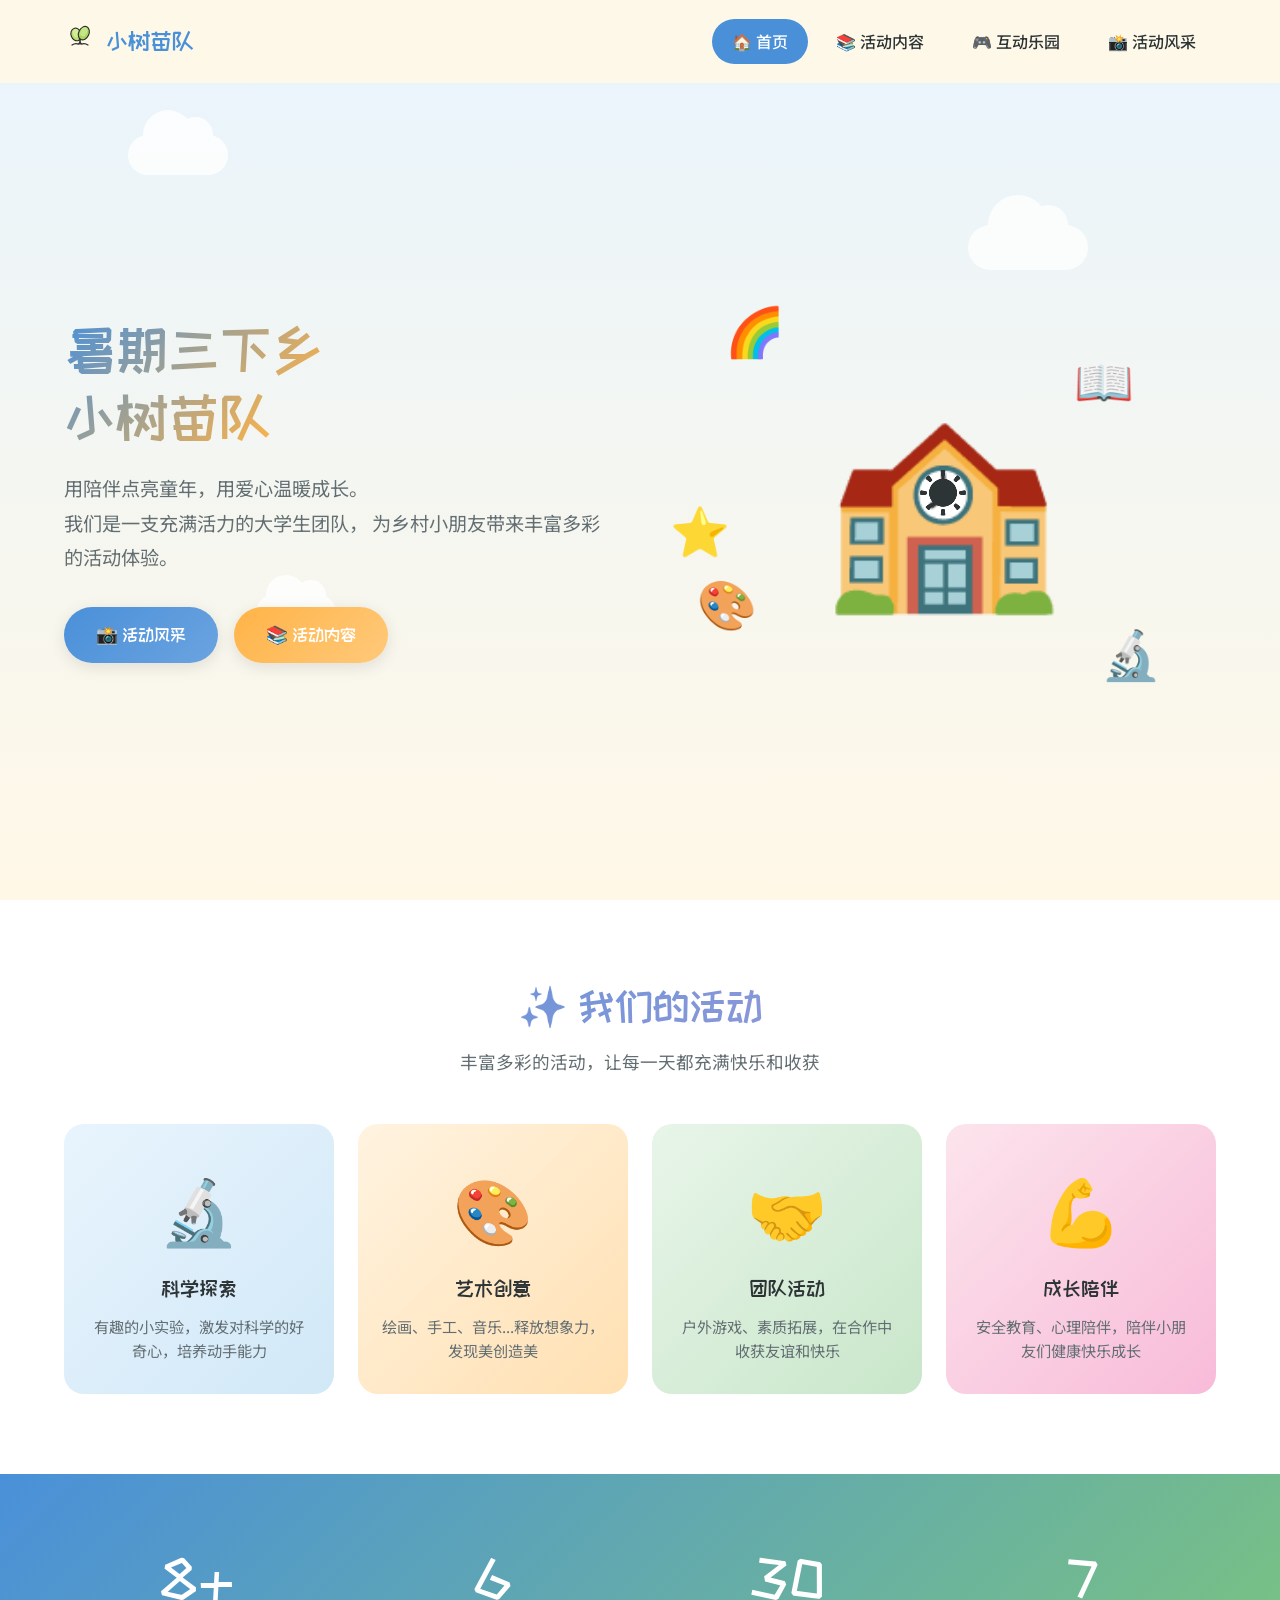
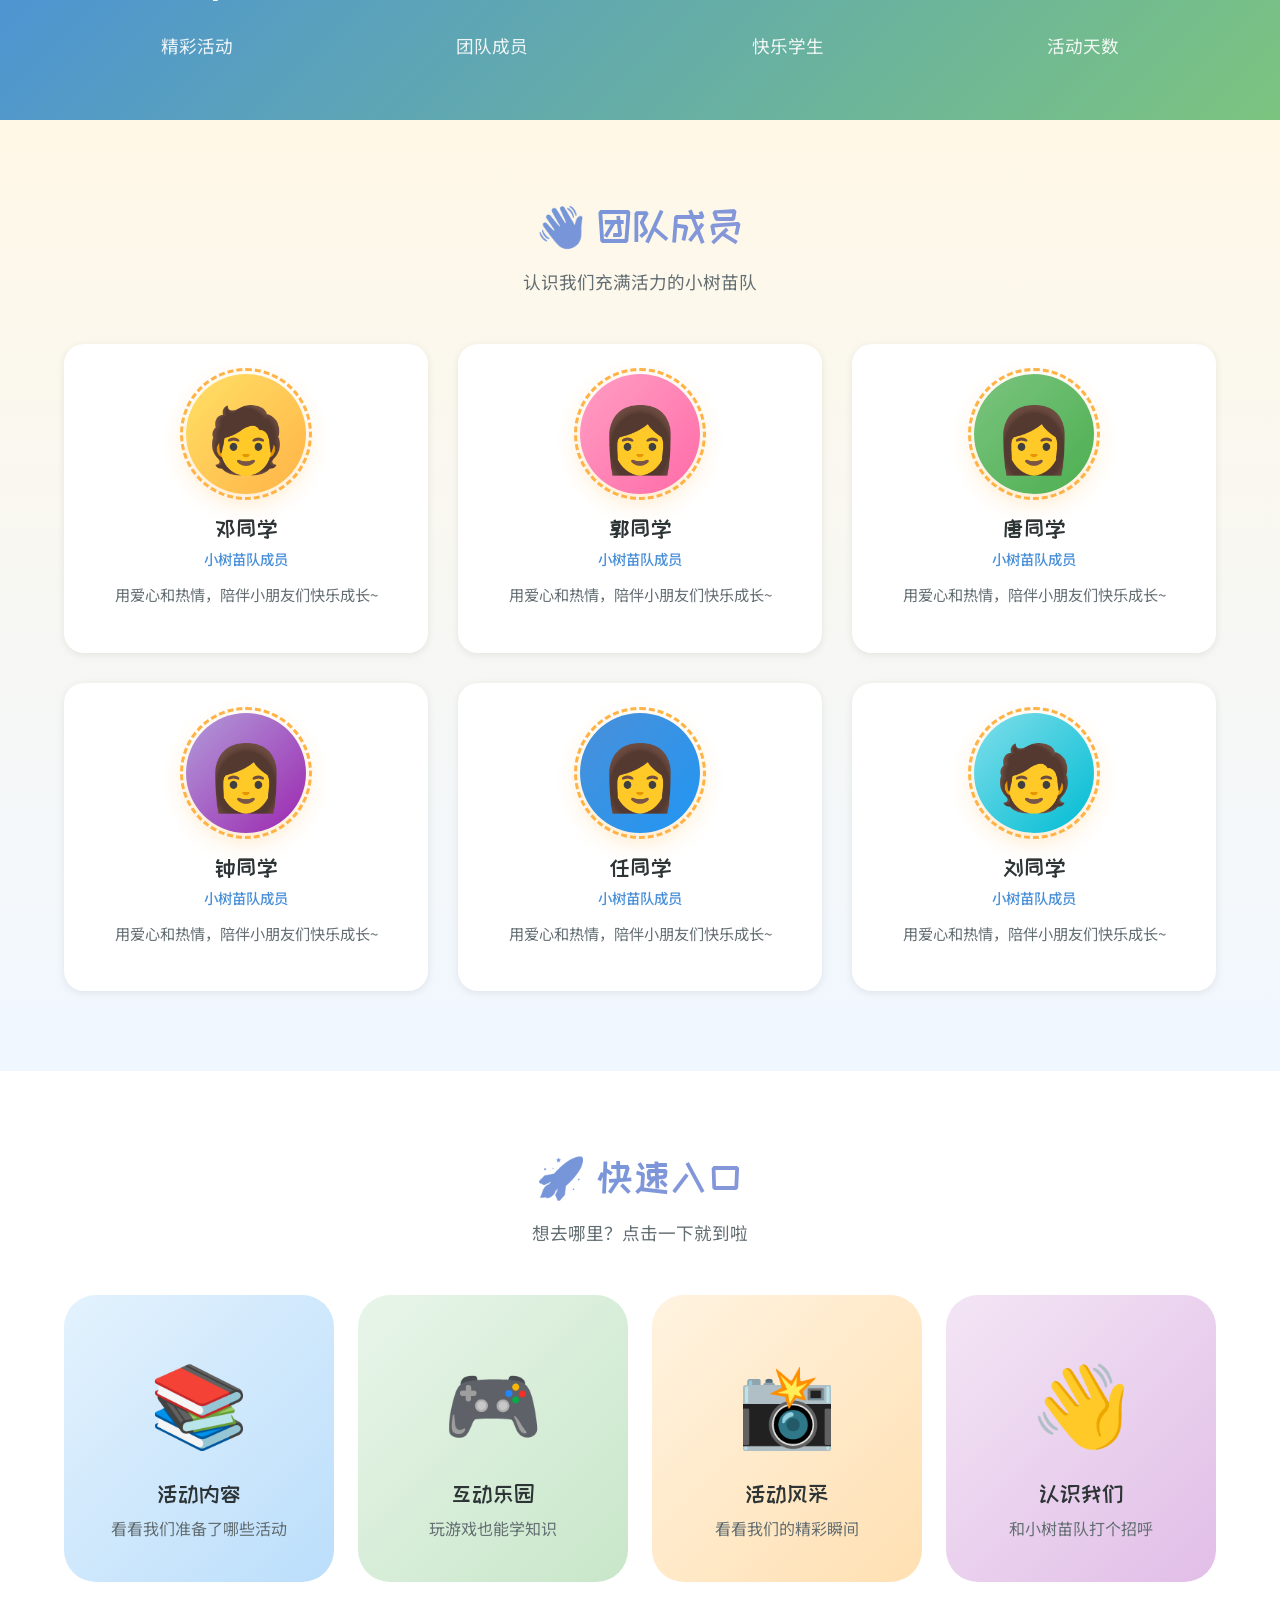
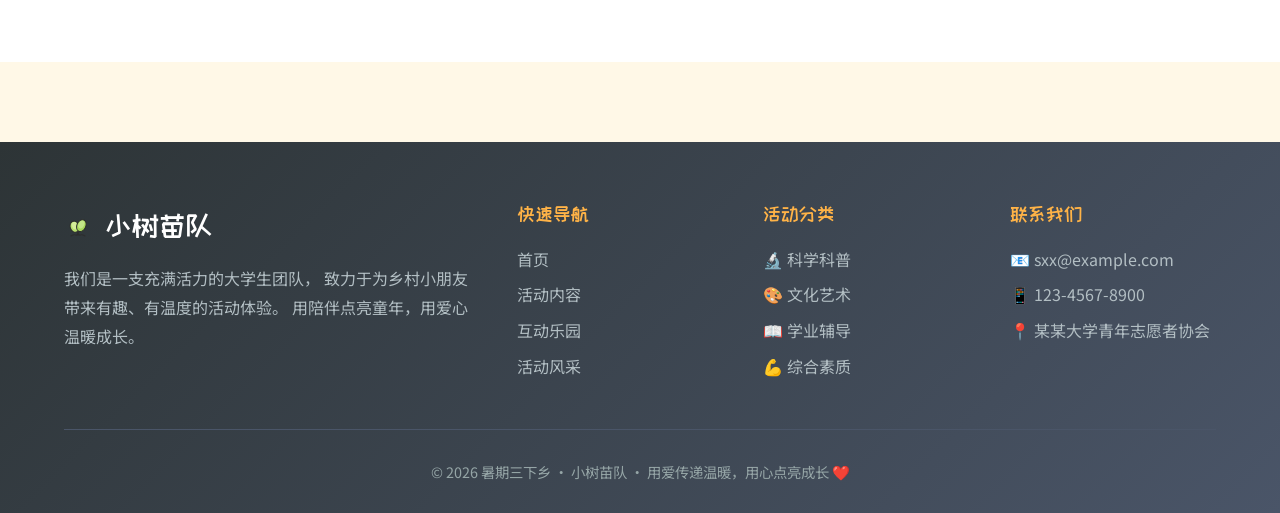
<file: index.html>
<!DOCTYPE html>
<html lang="zh-CN">
<head>
  <meta charset="UTF-8">
  <meta name="viewport" content="width=device-width, initial-scale=1.0">
  <title>小树苗队 - 2026暑期三下乡</title>
  <link rel="stylesheet" href="css/style.css">
  <style>
    .hero {
      min-height: 100vh;
      display: flex;
      align-items: center;
      position: relative;
      background: linear-gradient(180deg, #E8F4FD 0%, #FFF8E7 100%);
      overflow: hidden;
      padding-top: 80px;
    }

    .hero-content {
      position: relative;
      z-index: 10;
      max-width: 1200px;
      margin: 0 auto;
      padding: 0 24px;
      display: grid;
      grid-template-columns: 1fr 1fr;
      gap: 60px;
      align-items: center;
    }

    .hero-text h1 {
      font-size: 3.5rem;
      margin-bottom: 20px;
      background: linear-gradient(135deg, #4A90D9, #FFB347, #7BC47F);
      -webkit-background-clip: text;
      -webkit-text-fill-color: transparent;
      background-clip: text;
      line-height: 1.2;
    }

    .hero-text p {
      font-size: 1.2rem;
      color: var(--color-text-light);
      margin-bottom: 32px;
      line-height: 1.8;
    }

    .hero-buttons {
      display: flex;
      gap: 16px;
      flex-wrap: wrap;
    }

    .hero-illustration {
      position: relative;
      height: 500px;
      display: flex;
      align-items: center;
      justify-content: center;
    }

    .hero-emoji-main {
      font-size: 12rem;
      animation: float 3s ease-in-out infinite;
    }

    .hero-emoji-small {
      position: absolute;
      font-size: 3rem;
      animation: float 2.5s ease-in-out infinite;
    }

    .hero-emoji-small:nth-child(2) { top: 10%; left: 10%; animation-delay: 0.2s; }
    .hero-emoji-small:nth-child(3) { top: 20%; right: 15%; animation-delay: 0.5s; }
    .hero-emoji-small:nth-child(4) { bottom: 20%; left: 5%; animation-delay: 0.8s; }
    .hero-emoji-small:nth-child(5) { bottom: 10%; right: 10%; animation-delay: 1.1s; }
    .hero-emoji-small:nth-child(6) { top: 50%; left: 0%; animation-delay: 1.4s; }
    .hero-emoji-small:nth-child(7) { top: 40%; right: 0%; animation-delay: 1.7s; }

    .cloud {
      position: absolute;
      background: white;
      border-radius: 100px;
      opacity: 0.8;
      animation: cloudFloat 20s linear infinite;
    }

    .cloud::before,
    .cloud::after {
      content: '';
      position: absolute;
      background: white;
      border-radius: 50%;
    }

    .cloud1 {
      width: 100px;
      height: 40px;
      top: 15%;
      left: 10%;
    }
    .cloud1::before { width: 50px; height: 50px; top: -25px; left: 15px; }
    .cloud1::after { width: 35px; height: 35px; top: -18px; right: 15px; }

    .cloud2 {
      width: 120px;
      height: 45px;
      top: 25%;
      right: 15%;
      animation-delay: -5s;
      animation-duration: 25s;
    }
    .cloud2::before { width: 60px; height: 60px; top: -30px; left: 20px; }
    .cloud2::after { width: 40px; height: 40px; top: -20px; right: 20px; }

    .cloud3 {
      width: 80px;
      height: 35px;
      bottom: 30%;
      left: 20%;
      animation-delay: -10s;
      animation-duration: 18s;
    }
    .cloud3::before { width: 40px; height: 40px; top: -20px; left: 10px; }
    .cloud3::after { width: 30px; height: 30px; top: -15px; right: 10px; }

    @keyframes cloudFloat {
      0% { transform: translateX(-20px); }
      50% { transform: translateX(20px); }
      100% { transform: translateX(-20px); }
    }

    .features {
      background: var(--color-bg-white);
    }

    .features-grid {
      display: grid;
      grid-template-columns: repeat(4, 1fr);
      gap: 24px;
    }

    .feature-card {
      padding: 32px 24px;
      text-align: center;
      border-radius: var(--radius-md);
      transition: all 0.3s ease;
      cursor: pointer;
    }

    .feature-card:hover {
      transform: translateY(-10px) rotate(-2deg);
    }

    .feature-icon {
      font-size: 4rem;
      margin-bottom: 16px;
      display: block;
    }

    .feature-card h3 {
      font-size: 1.3rem;
      margin-bottom: 12px;
      color: var(--color-text);
    }

    .feature-card p {
      color: var(--color-text-light);
      font-size: 0.95rem;
      line-height: 1.6;
    }

    .feature-blue { background: linear-gradient(135deg, #E8F4FD, #D1E8F7); }
    .feature-orange { background: linear-gradient(135deg, #FFF3E0, #FFE0B2); }
    .feature-green { background: linear-gradient(135deg, #E8F5E9, #C8E6C9); }
    .feature-pink { background: linear-gradient(135deg, #FCE4EC, #F8BBD9); }

    .team {
      background: linear-gradient(180deg, #FFF8E7 0%, #F0F7FF 100%);
    }

    .team-grid {
      display: grid;
      grid-template-columns: repeat(3, 1fr);
      gap: 30px;
    }

    .team-card {
      padding: 30px;
      text-align: center;
    }

    .team-avatar {
      width: 120px;
      height: 120px;
      margin: 0 auto 20px;
      border-radius: 50%;
      display: flex;
      align-items: center;
      justify-content: center;
      font-size: 4rem;
      background: linear-gradient(135deg, #FFE066, #FFB347);
      box-shadow: 0 8px 24px rgba(255, 179, 71, 0.3);
      position: relative;
    }

    .team-avatar::after {
      content: '';
      position: absolute;
      inset: -6px;
      border-radius: 50%;
      border: 3px dashed #FFB347;
      animation: rotate 10s linear infinite;
    }

    @keyframes rotate {
      from { transform: rotate(0deg); }
      to { transform: rotate(360deg); }
    }

    .team-card h3 {
      font-size: 1.4rem;
      margin-bottom: 4px;
    }

    .team-role {
      color: var(--color-primary);
      font-weight: 500;
      margin-bottom: 12px;
      font-size: 0.9rem;
    }

    .team-bio {
      color: var(--color-text-light);
      font-size: 0.95rem;
      margin-bottom: 16px;
    }

    .team-skills {
      display: flex;
      flex-wrap: wrap;
      gap: 8px;
      justify-content: center;
    }

    .quick-access {
      background: var(--color-bg-white);
    }

    .quick-grid {
      display: grid;
      grid-template-columns: repeat(4, 1fr);
      gap: 24px;
    }

    .quick-card {
      padding: 40px 24px;
      text-align: center;
      border-radius: var(--radius-lg);
      cursor: pointer;
      position: relative;
      overflow: hidden;
    }

    .quick-card::before {
      content: '';
      position: absolute;
      top: 0;
      left: 0;
      right: 0;
      bottom: 0;
      background: rgba(255, 255, 255, 0.9);
      opacity: 0;
      transition: opacity 0.3s;
    }

    .quick-card:hover::before {
      opacity: 1;
    }

    .quick-card:hover .quick-icon {
      transform: scale(1.2) rotate(10deg);
    }

    .quick-icon {
      font-size: 5rem;
      margin-bottom: 16px;
      display: block;
      transition: transform 0.3s ease;
      position: relative;
      z-index: 1;
    }

    .quick-card h3 {
      font-size: 1.4rem;
      margin-bottom: 8px;
      position: relative;
      z-index: 1;
    }

    .quick-card p {
      color: var(--color-text-light);
      position: relative;
      z-index: 1;
    }

    .quick-blue { background: linear-gradient(135deg, #E3F2FD, #BBDEFB); }
    .quick-green { background: linear-gradient(135deg, #E8F5E9, #C8E6C9); }
    .quick-orange { background: linear-gradient(135deg, #FFF3E0, #FFE0B2); }
    .quick-purple { background: linear-gradient(135deg, #F3E5F5, #E1BEE7); }

    .stats {
      background: linear-gradient(135deg, #4A90D9, #7BC47F);
      color: white;
      padding: 60px 0;
    }

    .stats-grid {
      display: grid;
      grid-template-columns: repeat(4, 1fr);
      gap: 30px;
      text-align: center;
    }

    .stat-number {
      font-family: var(--font-display);
      font-size: 3.5rem;
      margin-bottom: 8px;
    }

    .stat-label {
      font-size: 1.1rem;
      opacity: 0.9;
    }

    @media (max-width: 900px) {
      .hero-content {
        grid-template-columns: 1fr;
        text-align: center;
        gap: 40px;
      }
      
      .hero-text h1 {
        font-size: 2.5rem;
      }
      
      .hero-illustration {
        height: 350px;
      }
      
      .hero-emoji-main {
        font-size: 8rem;
      }
      
      .hero-buttons {
        justify-content: center;
      }
      
      .features-grid,
      .team-grid,
      .quick-grid,
      .stats-grid {
        grid-template-columns: repeat(2, 1fr);
      }
    }

    @media (max-width: 500px) {
      .features-grid,
      .team-grid,
      .quick-grid,
      .stats-grid {
        grid-template-columns: 1fr;
      }
      
      .hero-text h1 {
        font-size: 2rem;
      }
      
      .stat-number {
        font-size: 2.5rem;
      }
    }
  </style>
</head>
<body>
  <section class="hero">
    <div class="cloud cloud1"></div>
    <div class="cloud cloud2"></div>
    <div class="cloud cloud3"></div>
    
    <div class="hero-content">
      <div class="hero-text fade-in">
        <h1>暑期三下乡<br>小树苗队</h1>
        <p>
          用陪伴点亮童年，用爱心温暖成长。<br>
          我们是一支充满活力的大学生团队，
          为乡村小朋友带来丰富多彩的活动体验。
        </p>
        <div class="hero-buttons">
          <a href="gallery.html" class="btn btn-primary">
            📸 活动风采
          </a>
          <a href="courses.html" class="btn btn-secondary">
            📚 活动内容
          </a>
        </div>
      </div>
      
      <div class="hero-illustration fade-in stagger-2">
        <span class="hero-emoji-small">☀️</span>
        <span class="hero-emoji-small">🌈</span>
        <span class="hero-emoji-small">📖</span>
        <span class="hero-emoji-small">🎨</span>
        <span class="hero-emoji-small">🔬</span>
        <span class="hero-emoji-small">⭐</span>
        <div class="hero-emoji-main">🏫</div>
      </div>
    </div>
  </section>

  <section class="section features">
    <div class="container">
      <h2 class="section-title fade-in">✨ 我们的活动</h2>
      <p class="section-subtitle fade-in">丰富多彩的活动，让每一天都充满快乐和收获</p>
      
      <div class="features-grid">
        <div class="feature-card feature-blue fade-in stagger-1">
          <span class="feature-icon">🔬</span>
          <h3>科学探索</h3>
          <p>有趣的小实验，激发对科学的好奇心，培养动手能力</p>
        </div>
        <div class="feature-card feature-orange fade-in stagger-2">
          <span class="feature-icon">🎨</span>
          <h3>艺术创意</h3>
          <p>绘画、手工、音乐...释放想象力，发现美创造美</p>
        </div>
        <div class="feature-card feature-green fade-in stagger-3">
          <span class="feature-icon">🤝</span>
          <h3>团队活动</h3>
          <p>户外游戏、素质拓展，在合作中收获友谊和快乐</p>
        </div>
        <div class="feature-card feature-pink fade-in stagger-4">
          <span class="feature-icon">💪</span>
          <h3>成长陪伴</h3>
          <p>安全教育、心理陪伴，陪伴小朋友们健康快乐成长</p>
        </div>
      </div>
    </div>
  </section>

  <section class="section stats">
    <div class="container">
      <div class="stats-grid">
        <div class="fade-in stagger-1">
          <div class="stat-number">8+</div>
          <div class="stat-label">精彩活动</div>
        </div>
        <div class="fade-in stagger-2">
          <div class="stat-number">6</div>
          <div class="stat-label">团队成员</div>
        </div>
        <div class="fade-in stagger-3">
          <div class="stat-number">30</div>
          <div class="stat-label">快乐学生</div>
        </div>
        <div class="fade-in stagger-4">
          <div class="stat-number">7</div>
          <div class="stat-label">活动天数</div>
        </div>
      </div>
    </div>
  </section>

  <section class="section team">
    <div class="container">
      <h2 class="section-title fade-in">👋 团队成员</h2>
      <p class="section-subtitle fade-in">认识我们充满活力的小树苗队</p>
      
      <div class="team-grid" id="teamGrid"></div>
    </div>
  </section>

  <section class="section quick-access">
    <div class="container">
      <h2 class="section-title fade-in">🚀 快速入口</h2>
      <p class="section-subtitle fade-in">想去哪里？点击一下就到啦</p>
      
      <div class="quick-grid">
        <a href="courses.html" class="quick-card quick-blue fade-in stagger-1">
          <span class="quick-icon">📚</span>
          <h3>活动内容</h3>
          <p>看看我们准备了哪些活动</p>
        </a>
        <a href="interactive.html" class="quick-card quick-green fade-in stagger-2">
          <span class="quick-icon">🎮</span>
          <h3>互动乐园</h3>
          <p>玩游戏也能学知识</p>
        </a>
        <a href="gallery.html" class="quick-card quick-orange fade-in stagger-3">
          <span class="quick-icon">📸</span>
          <h3>活动风采</h3>
          <p>看看我们的精彩瞬间</p>
        </a>
        <a href="#teamGrid" class="quick-card quick-purple fade-in stagger-4">
          <span class="quick-icon">👋</span>
          <h3>认识我们</h3>
          <p>和小树苗队打个招呼</p>
        </a>
      </div>
    </div>
  </section>

  <script src="js/main.js"></script>
  <script>
    createNavbar('home');
    createFooter();

    const teamGrid = document.getElementById('teamGrid');
    teamData.forEach((member, index) => {
      const card = document.createElement('div');
      card.className = `card team-card fade-in stagger-${(index % 4) + 1}`;
      card.innerHTML = `
        <div class="team-avatar" style="background: ${member.bgColor};">
          ${member.avatar}
        </div>
        <h3>${member.name}</h3>
        <div class="team-role">小树苗队成员</div>
        <p class="team-bio">用爱心和热情，陪伴小朋友们快乐成长~</p>
      `;
      teamGrid.appendChild(card);
    });

    setTimeout(() => initScrollAnimations(), 100);
  </script>
</body>
</html>
</file>
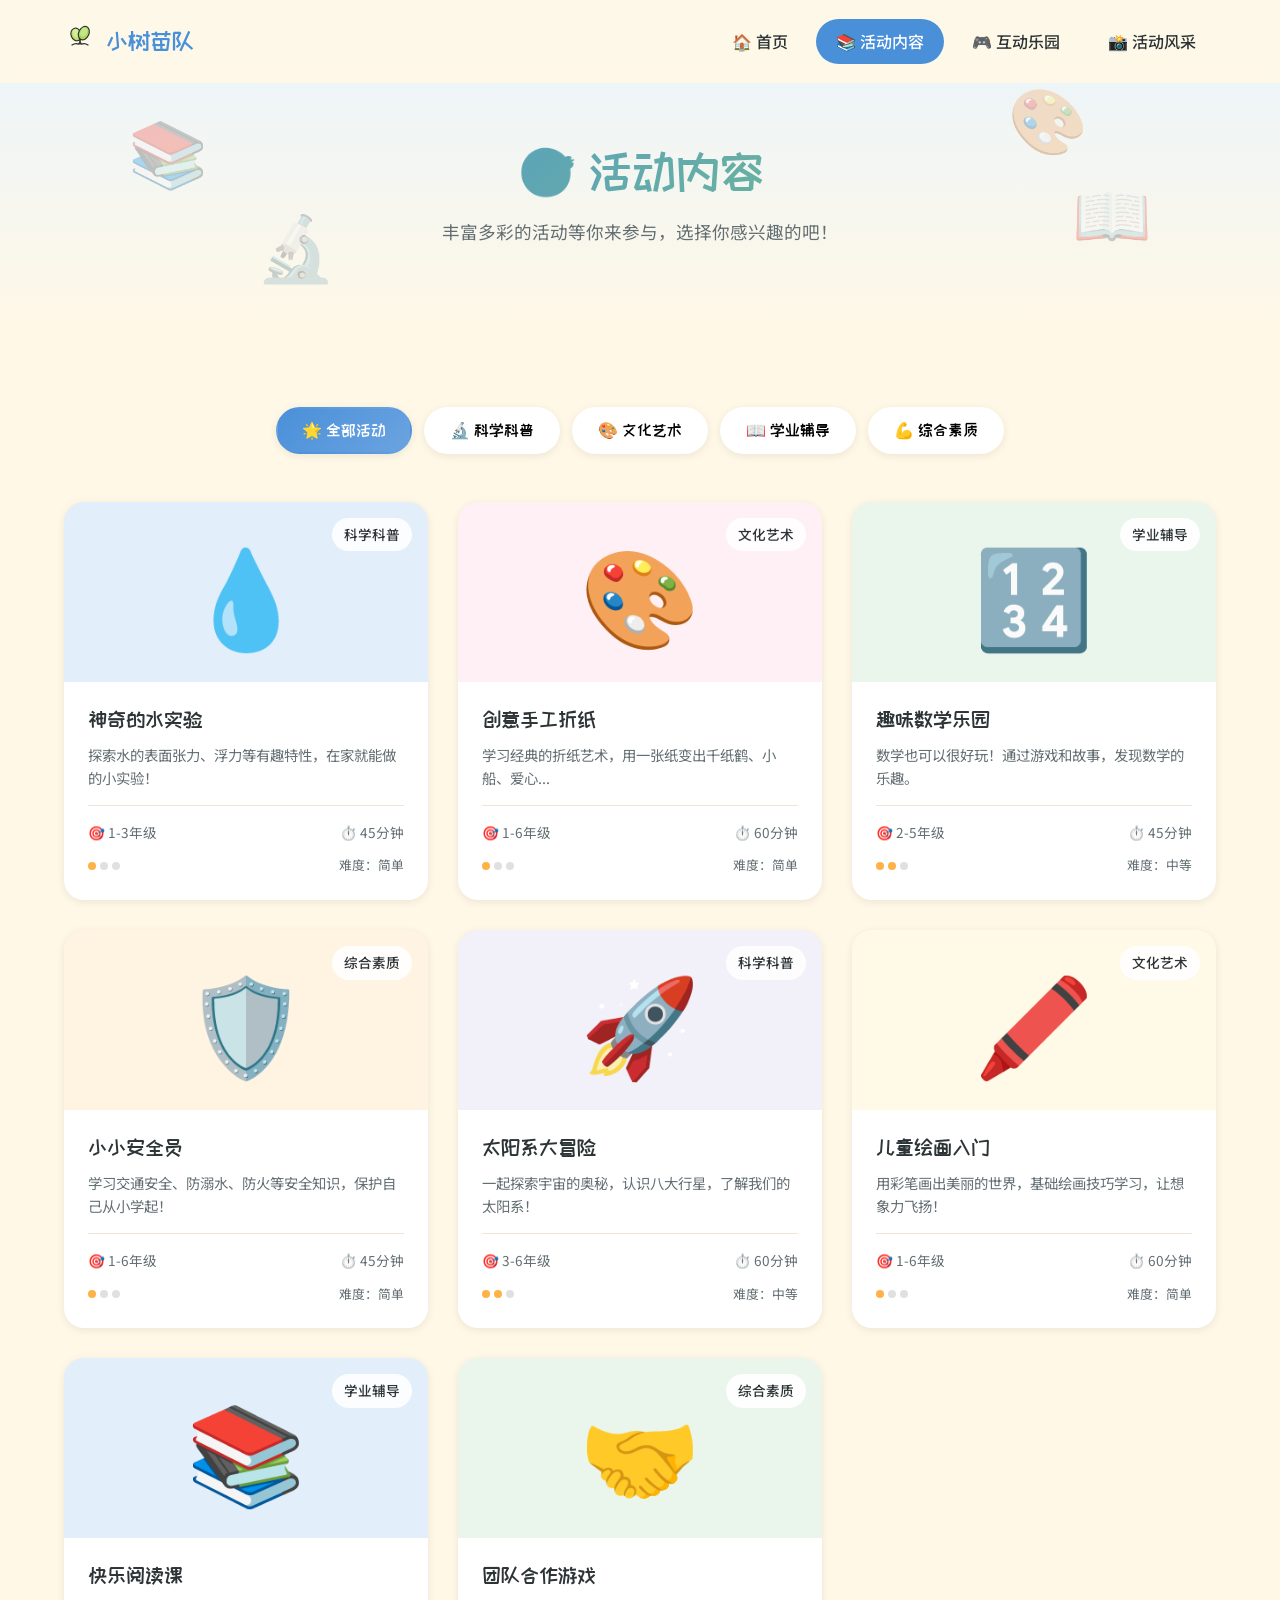
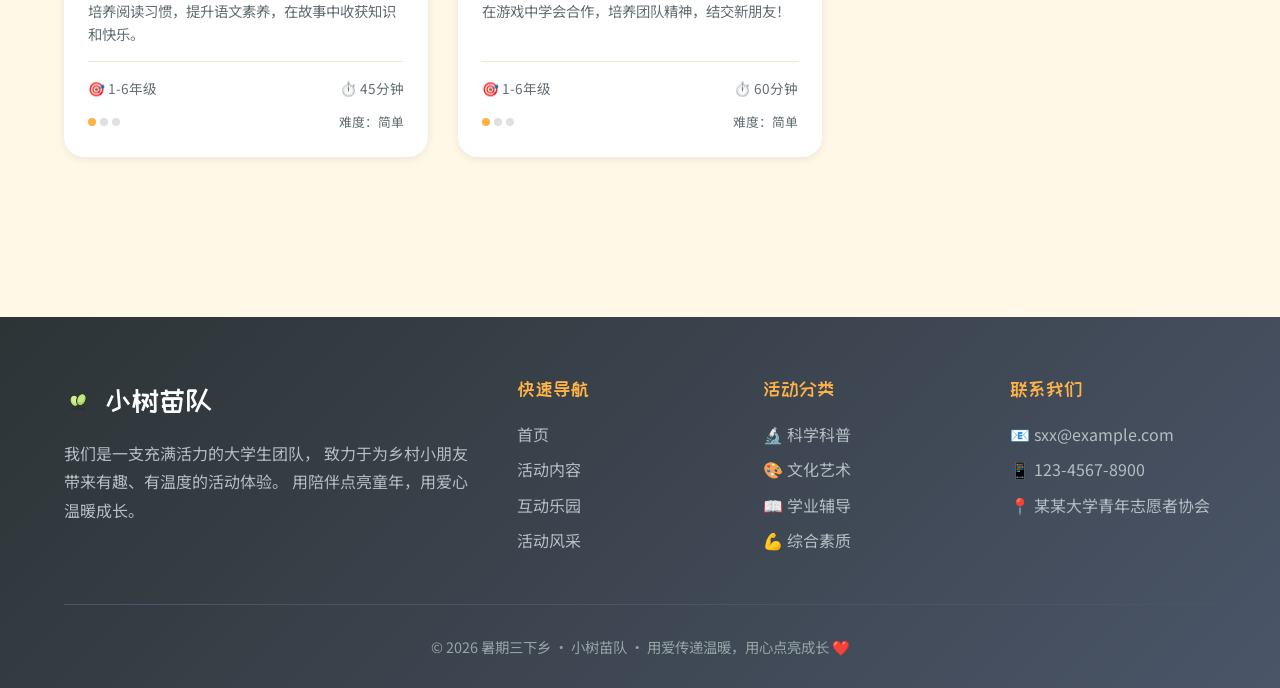
<file: courses.html>
<!DOCTYPE html>
<html lang="zh-CN">
<head>
  <meta charset="UTF-8">
  <meta name="viewport" content="width=device-width, initial-scale=1.0">
  <title>活动内容 - 小树苗队</title>
  <link rel="stylesheet" href="css/style.css">
  <style>
    .page-header {
      padding: 140px 0 80px;
      background: linear-gradient(180deg, #E8F4FD 0%, #FFF8E7 100%);
      text-align: center;
      position: relative;
      overflow: hidden;
    }

    .page-header h1 {
      font-size: 3rem;
      margin-bottom: 16px;
      background: linear-gradient(135deg, #4A90D9, #7BC47F);
      -webkit-background-clip: text;
      -webkit-text-fill-color: transparent;
      background-clip: text;
    }

    .page-header p {
      font-size: 1.1rem;
      color: var(--color-text-light);
      max-width: 600px;
      margin: 0 auto;
    }

    .page-header-decor {
      position: absolute;
      font-size: 4rem;
      opacity: 0.3;
    }

    .decor-1 { top: 30%; left: 10%; animation: float 3s ease-in-out infinite; }
    .decor-2 { top: 20%; right: 15%; animation: float 2.5s ease-in-out infinite 0.5s; }
    .decor-3 { bottom: 10%; left: 20%; animation: float 3.5s ease-in-out infinite 1s; }
    .decor-4 { bottom: 20%; right: 10%; animation: float 2.8s ease-in-out infinite 1.5s; }

    .category-filter {
      display: flex;
      justify-content: center;
      gap: 12px;
      margin-bottom: 48px;
      flex-wrap: wrap;
    }

    .filter-btn {
      padding: 12px 24px;
      border-radius: var(--radius-full);
      background: white;
      font-family: var(--font-display);
      font-size: 1rem;
      transition: all 0.3s ease;
      box-shadow: var(--shadow-sm);
      border: 2px solid transparent;
    }

    .filter-btn:hover {
      transform: translateY(-2px);
      box-shadow: var(--shadow-md);
    }

    .filter-btn.active {
      background: linear-gradient(135deg, var(--color-primary), #6BA3E0);
      color: white;
      border-color: transparent;
    }

    .courses-grid {
      display: grid;
      grid-template-columns: repeat(3, 1fr);
      gap: 30px;
    }

    .course-card {
      cursor: pointer;
      display: flex;
      flex-direction: column;
    }

    .course-cover {
      height: 180px;
      display: flex;
      align-items: center;
      justify-content: center;
      font-size: 6rem;
      position: relative;
    }

    .course-cover::before {
      content: '';
      position: absolute;
      inset: 0;
      background: inherit;
      opacity: 0.3;
    }

    .course-badge {
      position: absolute;
      top: 16px;
      right: 16px;
      background: rgba(255, 255, 255, 0.9);
      padding: 6px 12px;
      border-radius: var(--radius-full);
      font-size: 0.85rem;
      font-weight: 500;
      z-index: 1;
    }

    .course-info {
      padding: 24px;
      flex: 1;
      display: flex;
      flex-direction: column;
    }

    .course-category {
      font-size: 0.85rem;
      margin-bottom: 8px;
      display: inline-block;
    }

    .course-title {
      font-family: var(--font-display);
      font-size: 1.3rem;
      margin-bottom: 10px;
      color: var(--color-text);
    }

    .course-desc {
      color: var(--color-text-light);
      font-size: 0.9rem;
      margin-bottom: 16px;
      flex: 1;
      line-height: 1.6;
    }

    .course-meta {
      display: flex;
      justify-content: space-between;
      align-items: center;
      padding-top: 16px;
      border-top: 1px solid var(--color-border);
    }

    .course-grade, .course-duration {
      display: flex;
      align-items: center;
      gap: 6px;
      font-size: 0.85rem;
      color: var(--color-text-light);
    }

    .difficulty-dots {
      display: flex;
      gap: 4px;
    }

    .dot {
      width: 8px;
      height: 8px;
      border-radius: 50%;
      background: #E0E0E0;
    }

    .dot.active {
      background: var(--color-secondary);
    }

    .course-detail-modal {
      display: none;
      position: fixed;
      top: 0;
      left: 0;
      right: 0;
      bottom: 0;
      background: rgba(0, 0, 0, 0.5);
      z-index: 2000;
      align-items: center;
      justify-content: center;
      padding: 24px;
    }

    .course-detail-modal.active {
      display: flex;
    }

    .modal-content {
      background: white;
      border-radius: var(--radius-lg);
      max-width: 800px;
      width: 100%;
      max-height: 90vh;
      overflow-y: auto;
      position: relative;
      animation: modalIn 0.3s ease;
    }

    @keyframes modalIn {
      from {
        opacity: 0;
        transform: scale(0.9) translateY(20px);
      }
      to {
        opacity: 1;
        transform: scale(1) translateY(0);
      }
    }

    .modal-close {
      position: absolute;
      top: 20px;
      right: 20px;
      width: 40px;
      height: 40px;
      border-radius: 50%;
      background: rgba(255, 255, 255, 0.9);
      font-size: 1.5rem;
      display: flex;
      align-items: center;
      justify-content: center;
      z-index: 10;
      transition: all 0.3s;
    }

    .modal-close:hover {
      background: white;
      transform: rotate(90deg);
    }

    .modal-header {
      padding: 60px 40px 40px;
      text-align: center;
      position: relative;
    }

    .modal-header-emoji {
      font-size: 8rem;
      margin-bottom: 16px;
    }

    .modal-header h2 {
      font-size: 2rem;
      margin-bottom: 12px;
    }

    .modal-header-tags {
      display: flex;
      gap: 8px;
      justify-content: center;
      flex-wrap: wrap;
    }

    .modal-body {
      padding: 0 40px 40px;
    }

    .modal-section {
      margin-bottom: 32px;
    }

    .modal-section h3 {
      font-size: 1.3rem;
      margin-bottom: 16px;
      display: flex;
      align-items: center;
      gap: 10px;
    }

    .modal-section h3::before {
      content: '';
      width: 6px;
      height: 24px;
      border-radius: 3px;
      background: linear-gradient(180deg, var(--color-primary), var(--color-accent-green));
    }

    .objectives-list {
      list-style: none;
    }

    .objectives-list li {
      padding: 10px 0;
      padding-left: 28px;
      position: relative;
      color: var(--color-text-light);
    }

    .objectives-list li::before {
      content: '✅';
      position: absolute;
      left: 0;
      top: 8px;
    }

    .materials-list {
      display: flex;
      flex-wrap: wrap;
      gap: 10px;
    }

    .material-item {
      padding: 8px 16px;
      background: #F5F5F5;
      border-radius: var(--radius-full);
      font-size: 0.9rem;
    }

    .course-content {
      line-height: 1.8;
      color: var(--color-text-light);
    }

    .course-content h3 {
      color: var(--color-text);
      margin-top: 20px;
      margin-bottom: 10px;
      font-size: 1.1rem;
    }

    .course-content p {
      margin-bottom: 12px;
    }

    .downloads-list {
      display: flex;
      flex-direction: column;
      gap: 12px;
    }

    .download-item {
      display: flex;
      align-items: center;
      justify-content: space-between;
      padding: 16px 20px;
      background: #F8F9FA;
      border-radius: var(--radius-md);
      transition: all 0.3s;
    }

    .download-item:hover {
      background: #E9ECEF;
    }

    .download-info {
      display: flex;
      align-items: center;
      gap: 12px;
    }

    .download-icon {
      font-size: 2rem;
    }

    .download-name {
      font-weight: 500;
    }

    .download-btn {
      padding: 8px 20px;
      border-radius: var(--radius-full);
      background: var(--color-primary);
      color: white;
      font-size: 0.9rem;
      transition: all 0.3s;
    }

    .download-btn:hover {
      transform: scale(1.05);
    }

    @media (max-width: 900px) {
      .courses-grid {
        grid-template-columns: repeat(2, 1fr);
      }
      
      .page-header h1 {
        font-size: 2.2rem;
      }
    }

    @media (max-width: 600px) {
      .courses-grid {
        grid-template-columns: 1fr;
      }
      
      .modal-header,
      .modal-body {
        padding-left: 24px;
        padding-right: 24px;
      }
      
      .modal-header-emoji {
        font-size: 5rem;
      }
      
      .modal-header h2 {
        font-size: 1.5rem;
      }
    }
  </style>
</head>
<body>
  <section class="page-header">
    <span class="page-header-decor decor-1">📚</span>
    <span class="page-header-decor decor-2">🎨</span>
    <span class="page-header-decor decor-3">🔬</span>
    <span class="page-header-decor decor-4">📖</span>
    <div class="container">
      <h1 class="fade-in">🎯 活动内容</h1>
      <p class="fade-in stagger-1">丰富多彩的活动等你来参与，选择你感兴趣的吧！</p>
    </div>
  </section>

  <section class="section">
    <div class="container">
      <div class="category-filter fade-in">
        <button class="filter-btn active" data-category="all">🌟 全部活动</button>
        <button class="filter-btn" data-category="science">🔬 科学科普</button>
        <button class="filter-btn" data-category="culture">🎨 文化艺术</button>
        <button class="filter-btn" data-category="academic">📖 学业辅导</button>
        <button class="filter-btn" data-category="quality">💪 综合素质</button>
      </div>

      <div class="courses-grid" id="coursesGrid"></div>
    </div>
  </section>

  <div class="course-detail-modal" id="courseModal">
    <div class="modal-content">
      <button class="modal-close" id="modalClose">✕</button>
      <div class="modal-header" id="modalHeader">
      </div>
      <div class="modal-body" id="modalBody">
      </div>
    </div>
  </div>

  <script src="js/main.js"></script>
  <script>
    createNavbar('courses');
    createFooter();

    const coursesGrid = document.getElementById('coursesGrid');
    const courseModal = document.getElementById('courseModal');
    const modalClose = document.getElementById('modalClose');
    const modalHeader = document.getElementById('modalHeader');
    const modalBody = document.getElementById('modalBody');

    function renderCourses(category = 'all') {
      coursesGrid.innerHTML = '';
      const filtered = category === 'all' 
        ? courseData 
        : courseData.filter(c => c.category === category);
      
      filtered.forEach((course, index) => {
        const card = document.createElement('div');
        card.className = `card course-card fade-in stagger-${(index % 4) + 1}`;
        card.style.background = 'white';
        
        const difficultyDots = [1, 2, 3].map(d => 
          `<span class="dot ${course.difficulty === 'easy' && d === 1 || course.difficulty === 'medium' && d <= 2 || course.difficulty === 'hard' ? 'active' : ''}"></span>`
        ).join('');
        
        card.innerHTML = `
          <div class="course-cover" style="background: ${course.color}20;">
            <span class="course-badge">${course.categoryName}</span>
            <span style="position: relative; z-index: 1;">${course.emoji}</span>
          </div>
          <div class="course-info">
            <h3 class="course-title">${course.title}</h3>
            <p class="course-desc">${course.description}</p>
            <div class="course-meta">
              <div class="course-grade">🎯 ${course.grade}</div>
              <div class="course-duration">⏱️ ${course.duration}</div>
            </div>
            <div style="display: flex; justify-content: space-between; align-items: center; margin-top: 12px;">
              <div class="difficulty-dots">${difficultyDots}</div>
              <span style="font-size: 0.8rem; color: var(--color-text-light);">难度：${course.difficultyText}</span>
            </div>
          </div>
        `;
        
        card.addEventListener('click', () => openCourseDetail(course));
        coursesGrid.appendChild(card);
      });
      
      setTimeout(() => initScrollAnimations(), 50);
    }

    function openCourseDetail(course) {
      modalHeader.style.background = `linear-gradient(135deg, ${course.color}30, ${course.color}10)`;
      modalHeader.innerHTML = `
        <div class="modal-header-emoji">${course.emoji}</div>
        <h2>${course.title}</h2>
        <div class="modal-header-tags">
          <span class="tag tag-blue">${course.categoryName}</span>
          <span class="tag tag-orange">🎯 ${course.grade}</span>
          <span class="tag tag-green">⏱️ ${course.duration}</span>
          ${course.tags.map(t => `<span class="tag tag-purple">${t}</span>`).join('')}
        </div>
      `;
      
      modalBody.innerHTML = `
        <div class="modal-section">
          <h3>🎯 学习目标</h3>
          <ul class="objectives-list">
            ${course.objectives.map(obj => `<li>${obj}</li>`).join('')}
          </ul>
        </div>
        
        <div class="modal-section">
          <h3>📦 准备材料</h3>
          <div class="materials-list">
            ${course.materials.map(m => `<span class="material-item">${m}</span>`).join('')}
          </div>
        </div>
        
        <div class="modal-section">
          <h3>📖 课程内容</h3>
          <div class="course-content">${course.content}</div>
        </div>
        
        <div class="modal-section">
          <h3>📥 资料下载</h3>
          <div class="downloads-list">
            ${course.downloads.map(d => `
              <div class="download-item">
                <div class="download-info">
                  <span class="download-icon">📄</span>
                  <span class="download-name">${d.name}</span>
                </div>
                <button class="download-btn" onclick="alert('下载功能即将上线，敬请期待！')">下载</button>
              </div>
            `).join('')}
          </div>
        </div>
      `;
      
      courseModal.classList.add('active');
      document.body.style.overflow = 'hidden';
    }

    modalClose.addEventListener('click', () => {
      courseModal.classList.remove('active');
      document.body.style.overflow = '';
    });

    courseModal.addEventListener('click', (e) => {
      if (e.target === courseModal) {
        courseModal.classList.remove('active');
        document.body.style.overflow = '';
      }
    });

    const filterBtns = document.querySelectorAll('.filter-btn');
    filterBtns.forEach(btn => {
      btn.addEventListener('click', () => {
        filterBtns.forEach(b => b.classList.remove('active'));
        btn.classList.add('active');
        renderCourses(btn.dataset.category);
      });
    });

    const urlCategory = getUrlParam('category');
    if (urlCategory) {
      const targetBtn = document.querySelector(`.filter-btn[data-category="${urlCategory}"]`);
      if (targetBtn) {
        filterBtns.forEach(b => b.classList.remove('active'));
        targetBtn.classList.add('active');
      }
      renderCourses(urlCategory);
    } else {
      renderCourses();
    }

    setTimeout(() => initScrollAnimations(), 100);
  </script>
</body>
</html>
</file>
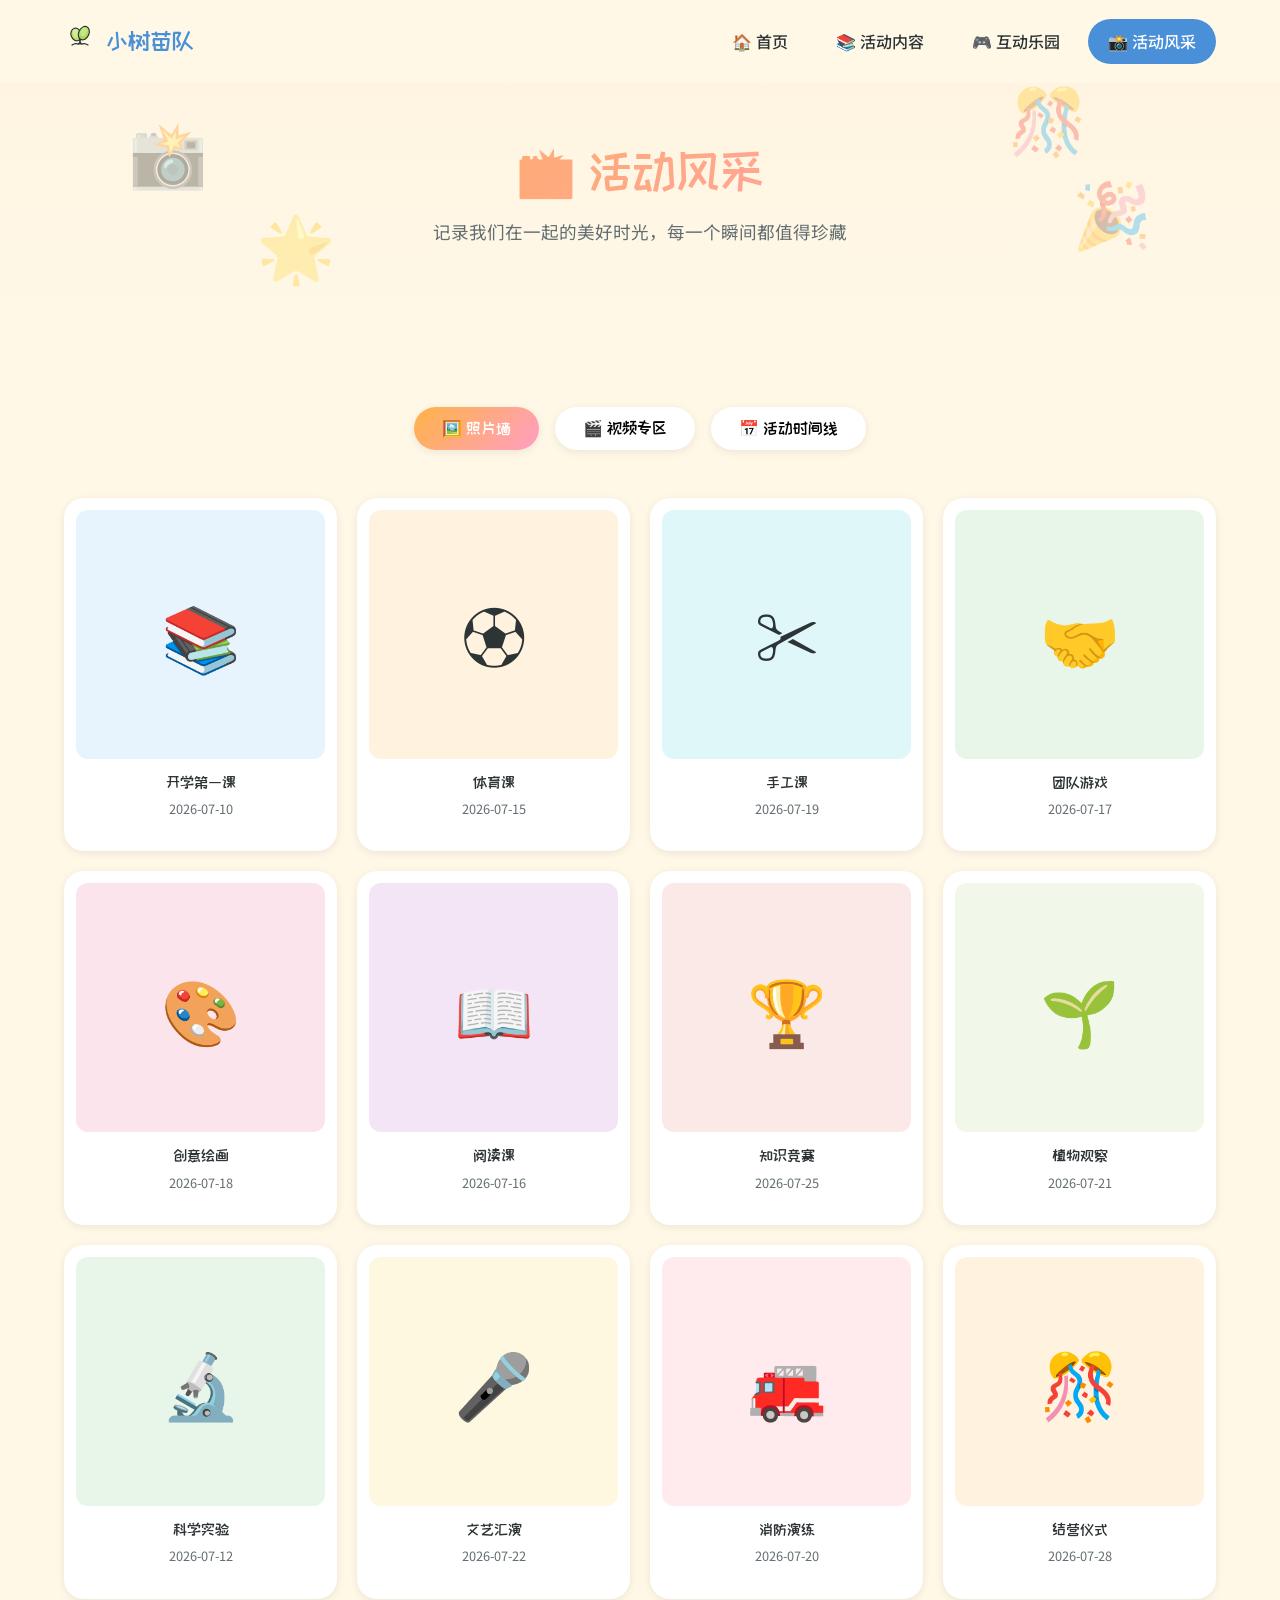
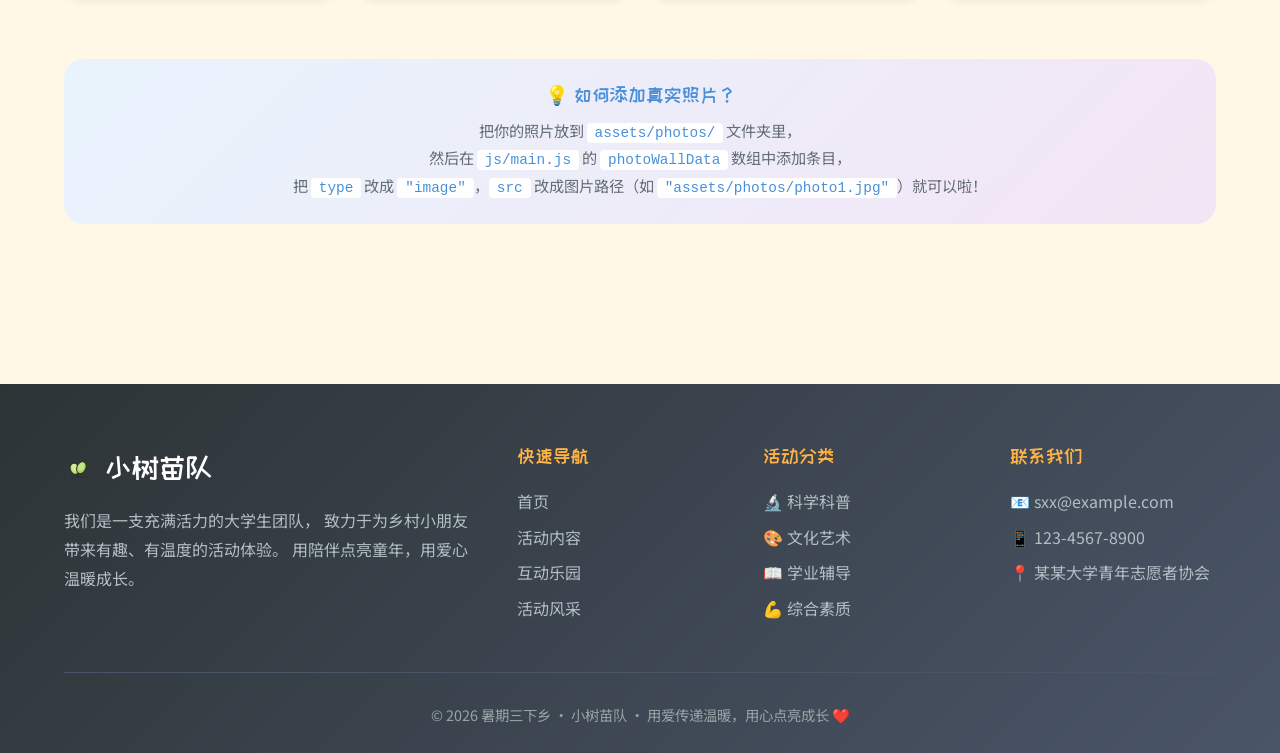
<file: gallery.html>
<!DOCTYPE html>
<html lang="zh-CN">
<head>
  <meta charset="UTF-8">
  <meta name="viewport" content="width=device-width, initial-scale=1.0">
  <title>活动风采 - 小树苗队</title>
  <link rel="stylesheet" href="css/style.css">
  <style>
    .page-header {
      padding: 140px 0 80px;
      background: linear-gradient(180deg, #FFF3E0 0%, #FFF8E7 100%);
      text-align: center;
      position: relative;
      overflow: hidden;
    }

    .page-header h1 {
      font-size: 3rem;
      margin-bottom: 16px;
      background: linear-gradient(135deg, #FFB347, #FF9EC3);
      -webkit-background-clip: text;
      -webkit-text-fill-color: transparent;
      background-clip: text;
    }

    .page-header p {
      font-size: 1.1rem;
      color: var(--color-text-light);
      max-width: 600px;
      margin: 0 auto;
    }

    .page-header-decor {
      position: absolute;
      font-size: 4rem;
      opacity: 0.3;
      animation: float 3s ease-in-out infinite;
    }

    .decor-1 { top: 30%; left: 10%; }
    .decor-2 { top: 20%; right: 15%; animation-delay: 0.5s; }
    .decor-3 { bottom: 10%; left: 20%; animation-delay: 1s; }
    .decor-4 { bottom: 20%; right: 10%; animation-delay: 1.5s; }

    .gallery-tabs {
      display: flex;
      justify-content: center;
      gap: 16px;
      margin-bottom: 48px;
      flex-wrap: wrap;
    }

    .gallery-tab {
      padding: 12px 28px;
      border-radius: var(--radius-full);
      background: white;
      font-family: var(--font-display);
      font-size: 1rem;
      transition: all 0.3s ease;
      box-shadow: var(--shadow-sm);
      cursor: pointer;
    }

    .gallery-tab:hover {
      transform: translateY(-2px);
      box-shadow: var(--shadow-md);
    }

    .gallery-tab.active {
      background: linear-gradient(135deg, var(--color-secondary), #FF9EC3);
      color: white;
    }

    .gallery-panel {
      display: none;
    }

    .gallery-panel.active {
      display: block;
    }

    .photo-wall {
      column-count: 4;
      column-gap: 20px;
    }

    .photo-item {
      break-inside: avoid;
      margin-bottom: 20px;
      background: white;
      border-radius: var(--radius-md);
      padding: 12px 12px 32px;
      box-shadow: var(--shadow-sm);
      transition: all 0.3s ease;
      cursor: pointer;
      position: relative;
      overflow: hidden;
    }

    .photo-item:hover {
      transform: translateY(-5px) rotate(1deg);
      box-shadow: var(--shadow-lg);
    }

    .photo-item:nth-child(even):hover {
      transform: translateY(-5px) rotate(-1deg);
    }

    .photo-inner {
      width: 100%;
      aspect-ratio: 1;
      border-radius: var(--radius-sm);
      overflow: hidden;
      display: flex;
      align-items: center;
      justify-content: center;
      margin-bottom: 12px;
      position: relative;
      background: #F5F5F5;
    }

    .photo-inner img {
      width: 100%;
      height: 100%;
      object-fit: cover;
      display: block;
    }

    .photo-inner-emoji {
      font-size: 4rem;
    }

    .photo-caption {
      text-align: center;
      font-family: var(--font-display);
      font-size: 0.95rem;
      color: var(--color-text);
    }

    .photo-date {
      text-align: center;
      font-size: 0.8rem;
      color: var(--color-text-light);
      margin-top: 4px;
    }

    .video-section {
      margin-top: 60px;
    }

    .section-subtitle {
      text-align: center;
      font-family: var(--font-display);
      font-size: 1.8rem;
      margin-bottom: 30px;
      background: linear-gradient(135deg, var(--color-primary), var(--color-accent-purple));
      -webkit-background-clip: text;
      -webkit-text-fill-color: transparent;
      background-clip: text;
    }

    .video-grid {
      display: grid;
      grid-template-columns: repeat(2, 1fr);
      gap: 24px;
    }

    .video-card {
      background: white;
      border-radius: var(--radius-md);
      overflow: hidden;
      box-shadow: var(--shadow-sm);
      transition: all 0.3s ease;
      cursor: pointer;
    }

    .video-card:hover {
      transform: translateY(-5px);
      box-shadow: var(--shadow-lg);
    }

    .video-thumb {
      aspect-ratio: 16 / 9;
      display: flex;
      align-items: center;
      justify-content: center;
      position: relative;
      overflow: hidden;
    }

    .video-thumb img {
      width: 100%;
      height: 100%;
      object-fit: cover;
    }

    .video-thumb-emoji {
      font-size: 5rem;
    }

    .play-btn {
      position: absolute;
      top: 50%;
      left: 50%;
      transform: translate(-50%, -50%);
      width: 70px;
      height: 70px;
      background: rgba(255, 255, 255, 0.95);
      border-radius: 50%;
      display: flex;
      align-items: center;
      justify-content: center;
      font-size: 1.8rem;
      box-shadow: 0 4px 20px rgba(0, 0, 0, 0.2);
      transition: all 0.3s ease;
    }

    .video-card:hover .play-btn {
      transform: translate(-50%, -50%) scale(1.1);
      background: var(--color-secondary);
      color: white;
    }

    .video-info {
      padding: 20px;
    }

    .video-info h3 {
      font-family: var(--font-display);
      font-size: 1.2rem;
      margin-bottom: 8px;
    }

    .video-meta {
      display: flex;
      justify-content: space-between;
      align-items: center;
      color: var(--color-text-light);
      font-size: 0.9rem;
    }

    .timeline {
      position: relative;
      max-width: 800px;
      margin: 0 auto;
      padding: 20px 0;
    }

    .timeline::before {
      content: '';
      position: absolute;
      left: 50%;
      top: 0;
      bottom: 0;
      width: 4px;
      background: linear-gradient(180deg, var(--color-primary), var(--color-accent-green), var(--color-secondary));
      transform: translateX(-50%);
      border-radius: 2px;
    }

    .timeline-item {
      position: relative;
      margin-bottom: 40px;
      width: 50%;
      padding-right: 40px;
    }

    .timeline-item:nth-child(even) {
      margin-left: 50%;
      padding-right: 0;
      padding-left: 40px;
    }

    .timeline-dot {
      position: absolute;
      right: -13px;
      top: 24px;
      width: 30px;
      height: 30px;
      border-radius: 50%;
      background: white;
      border: 4px solid var(--color-secondary);
      z-index: 1;
      display: flex;
      align-items: center;
      justify-content: center;
      font-size: 0.9rem;
      box-shadow: var(--shadow-sm);
    }

    .timeline-item:nth-child(even) .timeline-dot {
      right: auto;
      left: -13px;
    }

    .timeline-card {
      background: white;
      border-radius: var(--radius-md);
      padding: 24px;
      box-shadow: var(--shadow-sm);
      transition: all 0.3s ease;
    }

    .timeline-card:hover {
      transform: translateY(-3px);
      box-shadow: var(--shadow-md);
    }

    .timeline-date {
      display: inline-block;
      padding: 4px 12px;
      background: linear-gradient(135deg, var(--color-primary), var(--color-accent-purple));
      color: white;
      border-radius: var(--radius-full);
      font-size: 0.85rem;
      margin-bottom: 12px;
    }

    .timeline-title {
      font-family: var(--font-display);
      font-size: 1.3rem;
      margin-bottom: 10px;
    }

    .timeline-desc {
      color: var(--color-text-light);
      line-height: 1.7;
      margin-bottom: 16px;
    }

    .timeline-images {
      display: flex;
      gap: 8px;
      flex-wrap: wrap;
    }

    .timeline-img {
      width: 60px;
      height: 60px;
      border-radius: var(--radius-sm);
      overflow: hidden;
      background: #F5F5F5;
      display: flex;
      align-items: center;
      justify-content: center;
      font-size: 1.5rem;
      cursor: pointer;
      transition: transform 0.3s;
    }

    .timeline-img:hover {
      transform: scale(1.1);
    }

    .timeline-img img {
      width: 100%;
      height: 100%;
      object-fit: cover;
    }

    .lightbox {
      display: none;
      position: fixed;
      top: 0;
      left: 0;
      right: 0;
      bottom: 0;
      background: rgba(0, 0, 0, 0.9);
      z-index: 3000;
      align-items: center;
      justify-content: center;
      padding: 24px;
    }

    .lightbox.active {
      display: flex;
      animation: fadeIn 0.3s ease;
    }

    .lightbox-content {
      background: white;
      border-radius: var(--radius-lg);
      max-width: 900px;
      width: 100%;
      max-height: 90vh;
      overflow: hidden;
      position: relative;
      animation: modalIn 0.3s ease;
      display: flex;
      flex-direction: column;
    }

    .lightbox-close {
      position: absolute;
      top: 16px;
      right: 16px;
      width: 40px;
      height: 40px;
      border-radius: 50%;
      background: rgba(255, 255, 255, 0.95);
      font-size: 1.3rem;
      display: flex;
      align-items: center;
      justify-content: center;
      cursor: pointer;
      transition: all 0.3s;
      z-index: 10;
    }

    .lightbox-close:hover {
      background: white;
      transform: rotate(90deg);
    }

    .lightbox-media {
      background: #1a1a1a;
      display: flex;
      align-items: center;
      justify-content: center;
      min-height: 300px;
      flex: 1;
    }

    .lightbox-media img {
      max-width: 100%;
      max-height: 60vh;
      object-fit: contain;
    }

    .lightbox-media video {
      max-width: 100%;
      max-height: 60vh;
    }

    .lightbox-media-emoji {
      font-size: 10rem;
      padding: 40px;
    }

    .lightbox-info {
      padding: 24px;
      flex-shrink: 0;
    }

    .lightbox-title {
      font-family: var(--font-display);
      font-size: 1.4rem;
      margin-bottom: 8px;
    }

    .lightbox-date {
      color: var(--color-text-light);
      margin-bottom: 12px;
      font-size: 0.9rem;
    }

    .lightbox-desc {
      color: var(--color-text-light);
      line-height: 1.7;
    }

    .upload-hint {
      background: linear-gradient(135deg, #E8F4FD, #F3E5F5);
      border-radius: var(--radius-md);
      padding: 24px;
      margin-top: 40px;
      text-align: center;
    }

    .upload-hint h4 {
      font-family: var(--font-display);
      font-size: 1.2rem;
      margin-bottom: 10px;
      color: var(--color-primary);
    }

    .upload-hint p {
      color: var(--color-text-light);
      font-size: 0.95rem;
      line-height: 1.7;
    }

    .upload-hint code {
      background: white;
      padding: 2px 8px;
      border-radius: 4px;
      font-family: monospace;
      font-size: 0.9rem;
      color: var(--color-primary);
    }

    @keyframes modalIn {
      from {
        opacity: 0;
        transform: scale(0.9);
      }
      to {
        opacity: 1;
        transform: scale(1);
      }
    }

    @keyframes fadeIn {
      from { opacity: 0; }
      to { opacity: 1; }
    }

    @media (max-width: 900px) {
      .photo-wall {
        column-count: 3;
      }
      
      .video-grid {
        grid-template-columns: 1fr;
      }
    }

    @media (max-width: 700px) {
      .page-header h1 {
        font-size: 2.2rem;
      }
      
      .photo-wall {
        column-count: 2;
      }
      
      .timeline::before {
        left: 20px;
      }
      
      .timeline-item,
      .timeline-item:nth-child(even) {
        width: 100%;
        margin-left: 0;
        padding-left: 60px;
        padding-right: 0;
      }
      
      .timeline-dot,
      .timeline-item:nth-child(even) .timeline-dot {
        left: 5px;
        right: auto;
      }

      .section-subtitle {
        font-size: 1.5rem;
      }
    }

    @media (max-width: 450px) {
      .photo-wall {
        column-count: 1;
      }
    }
  </style>
</head>
<body>
  <section class="page-header">
    <span class="page-header-decor decor-1">📸</span>
    <span class="page-header-decor decor-2">🎊</span>
    <span class="page-header-decor decor-3">🌟</span>
    <span class="page-header-decor decor-4">🎉</span>
    <div class="container">
      <h1 class="fade-in">📸 活动风采</h1>
      <p class="fade-in stagger-1">记录我们在一起的美好时光，每一个瞬间都值得珍藏</p>
    </div>
  </section>

  <section class="section">
    <div class="container">
      <div class="gallery-tabs fade-in">
        <button class="gallery-tab active" data-tab="photos">🖼️ 照片墙</button>
        <button class="gallery-tab" data-tab="videos">🎬 视频专区</button>
        <button class="gallery-tab" data-tab="timeline">📅 活动时间线</button>
      </div>

      <div class="gallery-panel active" id="photosPanel">
        <div class="photo-wall" id="photoWall"></div>
        
        <div class="upload-hint fade-in">
          <h4>💡 如何添加真实照片？</h4>
          <p>
            把你的照片放到 <code>assets/photos/</code> 文件夹里，<br>
            然后在 <code>js/main.js</code> 的 <code>photoWallData</code> 数组中添加条目，<br>
            把 <code>type</code> 改成 <code>"image"</code>，<code>src</code> 改成图片路径（如 <code>"assets/photos/photo1.jpg"</code>）就可以啦！
          </p>
        </div>
      </div>

      <div class="gallery-panel" id="videosPanel">
        <div class="video-grid" id="videoGrid"></div>
        
        <div class="upload-hint fade-in">
          <h4>💡 如何添加真实视频？</h4>
          <p>
            把你的视频放到 <code>assets/videos/</code> 文件夹里，<br>
            然后在 <code>js/main.js</code> 的 <code>videoData</code> 数组中添加条目，<br>
            把 <code>videoUrl</code> 改成视频路径（如 <code>"assets/videos/video1.mp4"</code>），<br>
            也可以设置 <code>thumbnail</code> 为封面图片路径，就可以啦！
          </p>
        </div>
      </div>

      <div class="gallery-panel" id="timelinePanel">
        <div class="timeline" id="timeline"></div>
      </div>
    </div>
  </section>

  <div class="lightbox" id="lightbox">
    <div class="lightbox-content">
      <button class="lightbox-close" id="lightboxClose">✕</button>
      <div class="lightbox-media" id="lightboxMedia"></div>
      <div class="lightbox-info">
        <div class="lightbox-title" id="lightboxTitle"></div>
        <div class="lightbox-date" id="lightboxDate"></div>
        <div class="lightbox-desc" id="lightboxDesc"></div>
      </div>
    </div>
  </div>

  <script src="js/main.js"></script>
  <script>
    createNavbar('gallery');
    createFooter();

    const galleryTabs = document.querySelectorAll('.gallery-tab');
    const galleryPanels = document.querySelectorAll('.gallery-panel');

    galleryTabs.forEach(tab => {
      tab.addEventListener('click', () => {
        const target = tab.dataset.tab;
        galleryTabs.forEach(t => t.classList.remove('active'));
        tab.classList.add('active');
        galleryPanels.forEach(p => p.classList.remove('active'));
        document.getElementById(target + 'Panel').classList.add('active');
      });
    });

    const photoWall = document.getElementById('photoWall');

    photoWallData.forEach((photo, index) => {
      const item = document.createElement('div');
      item.className = `photo-item fade-in stagger-${(index % 6) + 1}`;
      
      let mediaHtml = '';
      if (photo.type === 'image' && photo.src) {
        mediaHtml = `<img src="${photo.src}" alt="${photo.title}" loading="lazy">`;
      } else {
        mediaHtml = `<div class="photo-inner-emoji" style="font-size: 4rem;">${photo.src}</div>`;
      }
      
      const bgStyle = photo.color ? `background: ${photo.color};` : '';
      
      item.innerHTML = `
        <div class="photo-inner" style="${bgStyle}">
          ${mediaHtml}
        </div>
        <div class="photo-caption">${photo.title}</div>
        <div class="photo-date">${photo.date}</div>
      `;
      item.addEventListener('click', () => openLightbox({
        type: photo.type,
        src: photo.src,
        title: photo.title,
        date: photo.date,
        desc: photo.desc,
        color: photo.color
      }));
      photoWall.appendChild(item);
    });

    const videoGrid = document.getElementById('videoGrid');

    videoData.forEach((video, index) => {
      const card = document.createElement('div');
      card.className = `video-card fade-in stagger-${(index % 4) + 1}`;
      
      let thumbHtml = '';
      if (video.thumbnailType === 'image' && video.thumbnail) {
        thumbHtml = `<img src="${video.thumbnail}" alt="${video.title}">`;
      } else {
        thumbHtml = `<div class="video-thumb-emoji">${video.thumbnail || '🎬'}</div>`;
      }
      
      const bgStyle = video.thumbColor ? `background: ${video.thumbColor};` : '';
      
      card.innerHTML = `
        <div class="video-thumb" style="${bgStyle}">
          ${thumbHtml}
          <div class="play-btn">▶</div>
        </div>
        <div class="video-info">
          <h3>${video.title}</h3>
          <div class="video-meta">
            <span>📅 ${video.date}</span>
            <span>${video.description ? '🎞️ 精彩视频' : '⏳ 即将上线'}</span>
          </div>
        </div>
      `;
      card.addEventListener('click', () => openVideoLightbox(video));
      videoGrid.appendChild(card);
    });

    const timeline = document.getElementById('timeline');
    const photoColors = [
      '#E8F4FD', '#FFF3E0', '#E8F5E9', '#FCE4EC',
      '#F3E5F5', '#FFF8E1', '#E0F7FA', '#FBE9E7'
    ];

    activityData.forEach((activity, index) => {
      const firstImg = activity.images[0] || {};
      const firstImgContent = firstImg.type === 'image' 
        ? `<img src="${firstImg.src}" alt="${firstImg.alt || ''}">`
        : (firstImg.src || '📷');
      
      const item = document.createElement('div');
      item.className = `timeline-item fade-in stagger-${(index % 4) + 1}`;
      item.innerHTML = `
        <div class="timeline-dot">${firstImg.type === 'image' ? '🖼️' : (firstImg.src || '📌')}</div>
        <div class="timeline-card">
          <span class="timeline-date">${activity.date}</span>
          <h3 class="timeline-title">${activity.title}</h3>
          <p class="timeline-desc">${activity.description}</p>
          <div class="timeline-images">
            ${activity.images.map((img, idx) => {
              const bgColor = photoColors[(index + idx) % photoColors.length];
              const content = img.type === 'image' 
                ? `<img src="${img.src}" alt="${img.alt || ''}">`
                : (img.src || '🖼️');
              return `<div class="timeline-img" style="background: ${bgColor};" data-idx="${idx}" data-activity="${activity.id}">${content}</div>`;
            }).join('')}
          </div>
        </div>
      `;
      
      item.querySelectorAll('.timeline-img').forEach((imgEl, idx) => {
        imgEl.addEventListener('click', () => {
          const img = activity.images[idx];
          openLightbox({
            type: img.type,
            src: img.src,
            title: activity.title,
            date: activity.date,
            desc: activity.description,
            color: photoColors[(index + idx) % photoColors.length]
          });
        });
      });
      
      timeline.appendChild(item);
    });

    const lightbox = document.getElementById('lightbox');
    const lightboxClose = document.getElementById('lightboxClose');
    const lightboxMedia = document.getElementById('lightboxMedia');
    const lightboxTitle = document.getElementById('lightboxTitle');
    const lightboxDate = document.getElementById('lightboxDate');
    const lightboxDesc = document.getElementById('lightboxDesc');

    function openLightbox(media) {
      let mediaHtml = '';
      if (media.type === 'image' && media.src) {
        mediaHtml = `<img src="${media.src}" alt="${media.title || ''}">`;
      } else {
        const bgStyle = media.color ? `background: ${media.color};` : 'background: #F5F5F5;';
        mediaHtml = `<div class="lightbox-media-emoji" style="${bgStyle} width: 100%; display: flex; align-items: center; justify-content: center;">${media.src}</div>`;
      }
      lightboxMedia.innerHTML = mediaHtml;
      lightboxTitle.textContent = media.title || '';
      lightboxDate.textContent = media.date || '';
      lightboxDesc.textContent = media.desc || '';
      lightbox.classList.add('active');
      document.body.style.overflow = 'hidden';
    }

    function openVideoLightbox(video) {
      let mediaHtml = '';
      if (video.videoUrl) {
        mediaHtml = `<video src="${video.videoUrl}" controls autoplay></video>`;
      } else {
        const bgStyle = video.thumbColor ? `background: ${video.thumbColor};` : 'background: #F5F5F5;';
        mediaHtml = `
          <div style="${bgStyle} width: 100%; padding: 60px; text-align: center;">
            <div style="font-size: 6rem; margin-bottom: 20px;">${video.thumbnail || '🎬'}</div>
            <p style="color: #666; font-size: 1.1rem;">视频即将上线，敬请期待~</p>
          </div>
        `;
      }
      lightboxMedia.innerHTML = mediaHtml;
      lightboxTitle.textContent = video.title || '';
      lightboxDate.textContent = video.date || '';
      lightboxDesc.textContent = video.description || '';
      lightbox.classList.add('active');
      document.body.style.overflow = 'hidden';
    }

    lightboxClose.addEventListener('click', closeLightbox);

    lightbox.addEventListener('click', (e) => {
      if (e.target === lightbox) {
        closeLightbox();
      }
    });

    function closeLightbox() {
      const video = lightboxMedia.querySelector('video');
      if (video) {
        video.pause();
      }
      lightbox.classList.remove('active');
      document.body.style.overflow = '';
    }

    document.addEventListener('keydown', (e) => {
      if (e.key === 'Escape' && lightbox.classList.contains('active')) {
        closeLightbox();
      }
    });

    setTimeout(() => initScrollAnimations(), 100);
  </script>
</body>
</html>
</file>
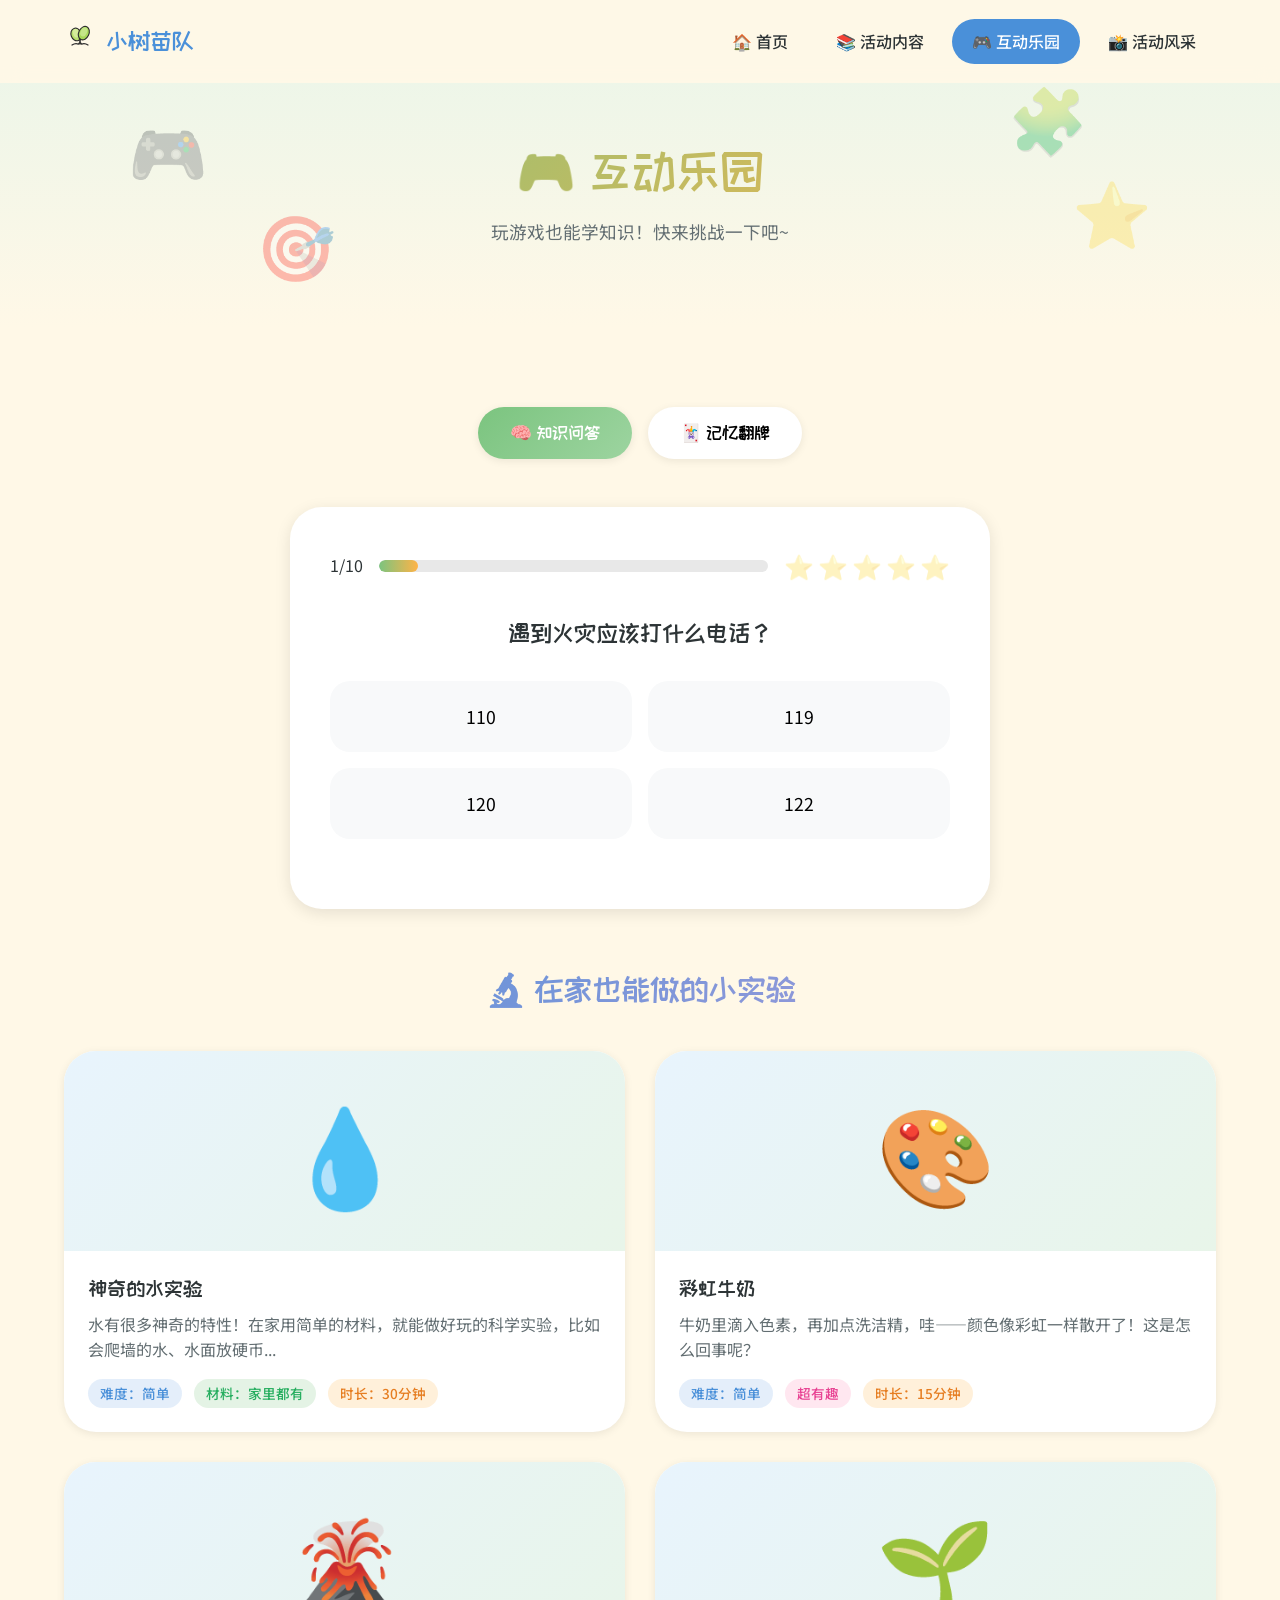
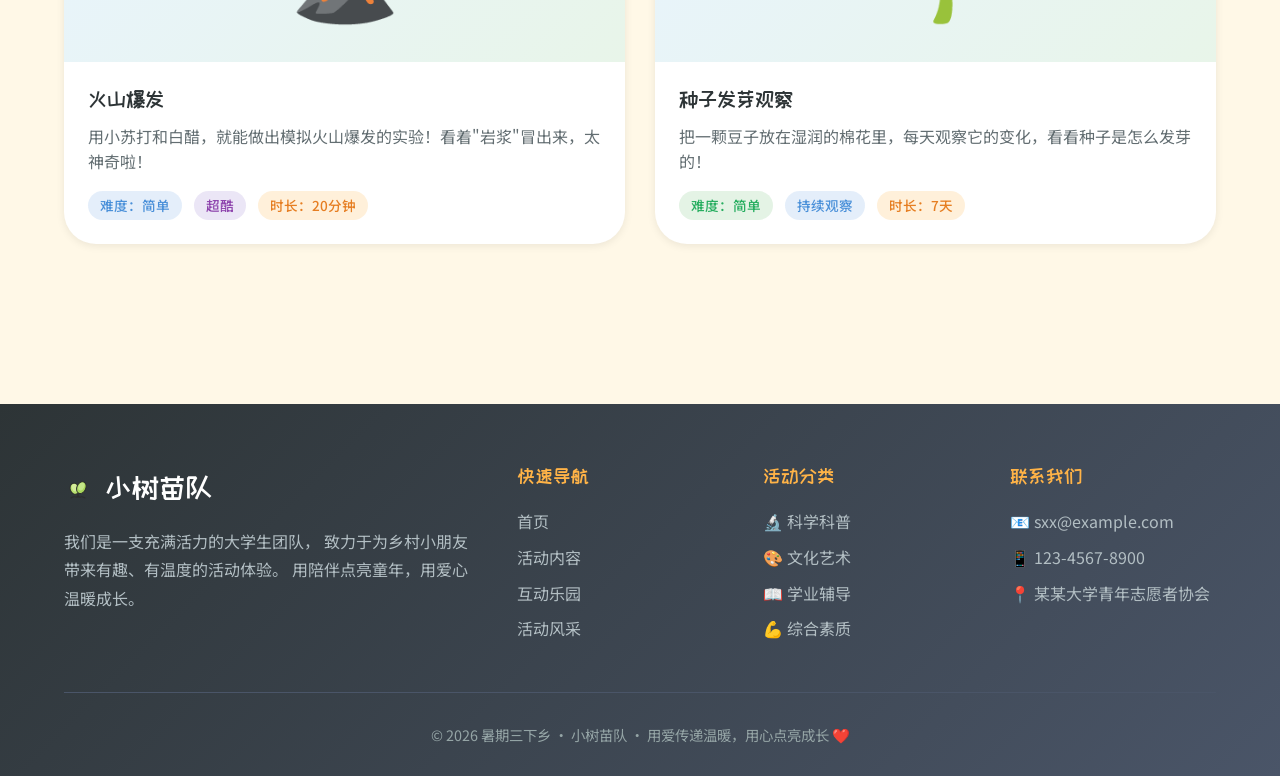
<file: interactive.html>
<!DOCTYPE html>
<html lang="zh-CN">
<head>
  <meta charset="UTF-8">
  <meta name="viewport" content="width=device-width, initial-scale=1.0">
  <title>互动乐园 - 小树苗队</title>
  <link rel="stylesheet" href="css/style.css">
  <style>
    .page-header {
      padding: 140px 0 80px;
      background: linear-gradient(180deg, #E8F5E9 0%, #FFF8E7 100%);
      text-align: center;
      position: relative;
      overflow: hidden;
    }

    .page-header h1 {
      font-size: 3rem;
      margin-bottom: 16px;
      background: linear-gradient(135deg, #7BC47F, #FFB347);
      -webkit-background-clip: text;
      -webkit-text-fill-color: transparent;
      background-clip: text;
    }

    .page-header p {
      font-size: 1.1rem;
      color: var(--color-text-light);
      max-width: 600px;
      margin: 0 auto;
    }

    .page-header-decor {
      position: absolute;
      font-size: 4rem;
      opacity: 0.3;
      animation: float 3s ease-in-out infinite;
    }

    .decor-1 { top: 30%; left: 10%; }
    .decor-2 { top: 20%; right: 15%; animation-delay: 0.5s; }
    .decor-3 { bottom: 10%; left: 20%; animation-delay: 1s; }
    .decor-4 { bottom: 20%; right: 10%; animation-delay: 1.5s; }

    .game-tabs {
      display: flex;
      justify-content: center;
      gap: 16px;
      margin-bottom: 48px;
      flex-wrap: wrap;
    }

    .tab-btn {
      padding: 16px 32px;
      border-radius: var(--radius-full);
      background: white;
      font-family: var(--font-display);
      font-size: 1.1rem;
      transition: all 0.3s ease;
      box-shadow: var(--shadow-sm);
      display: flex;
      align-items: center;
      gap: 10px;
    }

    .tab-btn:hover {
      transform: translateY(-3px);
      box-shadow: var(--shadow-md);
    }

    .tab-btn.active {
      background: linear-gradient(135deg, var(--color-accent-green), #9DD4A0);
      color: white;
    }

    .game-panel {
      display: none;
    }

    .game-panel.active {
      display: block;
    }

    .quiz-container {
      max-width: 700px;
      margin: 0 auto;
    }

    .quiz-card {
      background: white;
      border-radius: var(--radius-lg);
      padding: 40px;
      box-shadow: var(--shadow-md);
    }

    .quiz-progress {
      display: flex;
      justify-content: space-between;
      align-items: center;
      margin-bottom: 30px;
    }

    .quiz-progress-bar {
      flex: 1;
      height: 12px;
      background: #E8E8E8;
      border-radius: var(--radius-full);
      overflow: hidden;
      margin: 0 16px;
    }

    .quiz-progress-fill {
      height: 100%;
      background: linear-gradient(90deg, var(--color-accent-green), var(--color-secondary));
      border-radius: var(--radius-full);
      transition: width 0.5s ease;
    }

    .quiz-stars {
      display: flex;
      gap: 4px;
      font-size: 1.5rem;
    }

    .quiz-question {
      font-family: var(--font-display);
      font-size: 1.5rem;
      text-align: center;
      margin-bottom: 30px;
      line-height: 1.5;
    }

    .quiz-options {
      display: grid;
      grid-template-columns: 1fr 1fr;
      gap: 16px;
      margin-bottom: 30px;
    }

    .quiz-option {
      padding: 20px;
      border-radius: var(--radius-md);
      background: #F8F9FA;
      font-size: 1.1rem;
      text-align: center;
      transition: all 0.3s ease;
      cursor: pointer;
      border: 3px solid transparent;
    }

    .quiz-option:hover {
      background: #E9ECEF;
      transform: translateY(-2px);
    }

    .quiz-option.correct {
      background: #D4EDDA;
      border-color: var(--color-accent-green);
      animation: pulse 0.5s ease;
    }

    .quiz-option.wrong {
      background: #F8D7DA;
      border-color: #F87171;
      animation: shake 0.5s ease;
    }

    .quiz-option.disabled {
      pointer-events: none;
    }

    @keyframes pulse {
      0%, 100% { transform: scale(1); }
      50% { transform: scale(1.05); }
    }

    @keyframes shake {
      0%, 100% { transform: translateX(0); }
      25% { transform: translateX(-10px); }
      75% { transform: translateX(10px); }
    }

    .quiz-explanation {
      background: #FFF3CD;
      border-radius: var(--radius-md);
      padding: 20px;
      margin-bottom: 20px;
      display: none;
    }

    .quiz-explanation.show {
      display: block;
      animation: slideDown 0.3s ease;
    }

    @keyframes slideDown {
      from { opacity: 0; transform: translateY(-10px); }
      to { opacity: 1; transform: translateY(0); }
    }

    .quiz-explanation h4 {
      margin-bottom: 8px;
      color: #856404;
    }

    .quiz-next {
      text-align: center;
    }

    .quiz-result {
      text-align: center;
      display: none;
    }

    .quiz-result.show {
      display: block;
      animation: fadeIn 0.5s ease;
    }

    @keyframes fadeIn {
      from { opacity: 0; transform: translateY(20px); }
      to { opacity: 1; transform: translateY(0); }
    }

    .result-emoji {
      font-size: 6rem;
      margin-bottom: 20px;
    }

    .result-score {
      font-family: var(--font-display);
      font-size: 3rem;
      background: linear-gradient(135deg, var(--color-primary), var(--color-accent-green));
      -webkit-background-clip: text;
      -webkit-text-fill-color: transparent;
      background-clip: text;
      margin-bottom: 10px;
    }

    .result-text {
      font-size: 1.2rem;
      color: var(--color-text-light);
      margin-bottom: 30px;
    }

    .memory-game {
      max-width: 600px;
      margin: 0 auto;
      text-align: center;
    }

    .memory-info {
      display: flex;
      justify-content: space-between;
      align-items: center;
      margin-bottom: 24px;
      background: white;
      padding: 16px 24px;
      border-radius: var(--radius-md);
      box-shadow: var(--shadow-sm);
    }

    .memory-info-item {
      display: flex;
      align-items: center;
      gap: 8px;
      font-size: 1.1rem;
    }

    .memory-info-item span:first-child {
      font-size: 1.5rem;
    }

    .memory-board {
      display: grid;
      grid-template-columns: repeat(4, 1fr);
      gap: 12px;
      margin-bottom: 24px;
    }

    .memory-card {
      aspect-ratio: 1;
      perspective: 1000px;
      cursor: pointer;
    }

    .memory-card-inner {
      position: relative;
      width: 100%;
      height: 100%;
      transition: transform 0.6s;
      transform-style: preserve-3d;
    }

    .memory-card.flipped .memory-card-inner {
      transform: rotateY(180deg);
    }

    .memory-card.matched .memory-card-inner {
      transform: rotateY(180deg);
    }

    .memory-card.matched {
      animation: matchPop 0.5s ease;
    }

    @keyframes matchPop {
      0%, 100% { transform: scale(1); }
      50% { transform: scale(1.1); }
    }

    .memory-card-front,
    .memory-card-back {
      position: absolute;
      width: 100%;
      height: 100%;
      backface-visibility: hidden;
      border-radius: var(--radius-md);
      display: flex;
      align-items: center;
      justify-content: center;
      font-size: 3rem;
    }

    .memory-card-front {
      background: linear-gradient(135deg, var(--color-primary), var(--color-accent-purple));
      color: white;
    }

    .memory-card-back {
      background: white;
      transform: rotateY(180deg);
      box-shadow: var(--shadow-sm);
      border: 3px solid var(--color-secondary);
    }

    .memory-win {
      display: none;
      background: white;
      padding: 40px;
      border-radius: var(--radius-lg);
      box-shadow: var(--shadow-md);
      margin-top: 20px;
    }

    .memory-win.show {
      display: block;
      animation: fadeIn 0.5s ease;
    }

    .experiment-section {
      margin-top: 60px;
    }

    .experiment-title {
      text-align: center;
      font-family: var(--font-display);
      font-size: 2rem;
      margin-bottom: 40px;
      background: linear-gradient(135deg, var(--color-primary), var(--color-accent-purple));
      -webkit-background-clip: text;
      -webkit-text-fill-color: transparent;
      background-clip: text;
    }

    .experiment-grid {
      display: grid;
      grid-template-columns: repeat(2, 1fr);
      gap: 30px;
    }

    .experiment-card {
      background: white;
      border-radius: var(--radius-lg);
      overflow: hidden;
      box-shadow: var(--shadow-sm);
      transition: all 0.3s ease;
    }

    .experiment-card:hover {
      transform: translateY(-5px);
      box-shadow: var(--shadow-lg);
    }

    .experiment-cover {
      height: 200px;
      display: flex;
      align-items: center;
      justify-content: center;
      font-size: 6rem;
      background: linear-gradient(135deg, #E8F4FD, #E8F5E9);
    }

    .experiment-content {
      padding: 24px;
    }

    .experiment-content h3 {
      font-size: 1.3rem;
      margin-bottom: 10px;
    }

    .experiment-content p {
      color: var(--color-text-light);
      margin-bottom: 16px;
      line-height: 1.6;
    }

    .experiment-meta {
      display: flex;
      gap: 12px;
      flex-wrap: wrap;
    }

    @media (max-width: 768px) {
      .page-header h1 {
        font-size: 2.2rem;
      }
      
      .quiz-options {
        grid-template-columns: 1fr;
      }
      
      .quiz-card {
        padding: 24px;
      }
      
      .quiz-question {
        font-size: 1.2rem;
      }
      
      .memory-board {
        grid-template-columns: repeat(4, 1fr);
        gap: 8px;
      }
      
      .memory-card-front,
      .memory-card-back {
        font-size: 2rem;
      }
      
      .experiment-grid {
        grid-template-columns: 1fr;
      }
    }
  </style>
</head>
<body>
  <section class="page-header">
    <span class="page-header-decor decor-1">🎮</span>
    <span class="page-header-decor decor-2">🧩</span>
    <span class="page-header-decor decor-3">🎯</span>
    <span class="page-header-decor decor-4">⭐</span>
    <div class="container">
      <h1 class="fade-in">🎮 互动乐园</h1>
      <p class="fade-in stagger-1">玩游戏也能学知识！快来挑战一下吧~</p>
    </div>
  </section>

  <section class="section">
    <div class="container">
      <div class="game-tabs fade-in">
        <button class="tab-btn active" data-tab="quiz">
          🧠 知识问答
        </button>
        <button class="tab-btn" data-tab="memory">
          🃏 记忆翻牌
        </button>
      </div>

      <div class="game-panel active" id="quizPanel">
        <div class="quiz-container">
          <div class="quiz-card fade-in stagger-1">
            <div class="quiz-progress">
              <span id="quizProgressText">1/10</span>
              <div class="quiz-progress-bar">
                <div class="quiz-progress-fill" id="quizProgressFill" style="width: 10%;"></div>
              </div>
              <div class="quiz-stars" id="quizStars">
                <span>⭐</span>
                <span style="opacity: 0.3;">⭐</span>
                <span style="opacity: 0.3;">⭐</span>
                <span style="opacity: 0.3;">⭐</span>
                <span style="opacity: 0.3;">⭐</span>
              </div>
            </div>

            <div id="quizContent">
              <div class="quiz-question" id="quizQuestion"></div>
              <div class="quiz-options" id="quizOptions"></div>
              <div class="quiz-explanation" id="quizExplanation">
                <h4>💡 知识点</h4>
                <p id="explanationText"></p>
              </div>
              <div class="quiz-next" id="quizNext">
                <button class="btn btn-primary" onclick="nextQuestion()" style="display: none;" id="nextBtn">
                  下一题 →
                </button>
              </div>
            </div>

            <div class="quiz-result" id="quizResult">
              <div class="result-emoji" id="resultEmoji">🎉</div>
              <div class="result-score" id="resultScore">0/10</div>
              <div class="result-text" id="resultText"></div>
              <button class="btn btn-secondary" onclick="restartQuiz()">
                🔄 再来一次
              </button>
            </div>
          </div>
        </div>
      </div>

      <div class="game-panel" id="memoryPanel">
        <div class="memory-game fade-in">
          <div class="memory-info">
            <div class="memory-info-item">
              <span>🎯</span>
              <span>步数: <strong id="moveCount">0</strong></span>
            </div>
            <div class="memory-info-item">
              <span>⏱️</span>
              <span id="timer">00:00</span>
            </div>
            <div class="memory-info-item">
              <span>✅</span>
              <span>配对: <strong id="matchCount">0</strong>/8</span>
            </div>
          </div>
          
          <div class="memory-board" id="memoryBoard"></div>
          
          <button class="btn btn-green" onclick="restartMemory()">
            🔄 重新开始
          </button>
          
          <div class="memory-win" id="memoryWin">
            <div class="result-emoji">🎊</div>
            <h2 style="font-family: var(--font-display); margin-bottom: 10px;">太棒了！</h2>
            <p style="color: var(--color-text-light); margin-bottom: 10px;">
              你用了 <strong id="finalMoves">0</strong> 步，
              耗时 <strong id="finalTime">00:00</strong>
            </p>
            <p style="margin-bottom: 20px;">记忆力真好，给你点赞！👍</p>
            <button class="btn btn-secondary" onclick="restartMemory()">
              🔄 再来一局
            </button>
          </div>
        </div>
      </div>

      <div class="experiment-section">
        <h2 class="experiment-title fade-in">🔬 在家也能做的小实验</h2>
        <div class="experiment-grid">
          <div class="experiment-card fade-in stagger-1">
            <div class="experiment-cover">💧</div>
            <div class="experiment-content">
              <h3>神奇的水实验</h3>
              <p>水有很多神奇的特性！在家用简单的材料，就能做好玩的科学实验，比如会爬墙的水、水面放硬币...</p>
              <div class="experiment-meta">
                <span class="tag tag-blue">难度：简单</span>
                <span class="tag tag-green">材料：家里都有</span>
                <span class="tag tag-orange">时长：30分钟</span>
              </div>
            </div>
          </div>
          <div class="experiment-card fade-in stagger-2">
            <div class="experiment-cover">🎨</div>
            <div class="experiment-content">
              <h3>彩虹牛奶</h3>
              <p>牛奶里滴入色素，再加点洗洁精，哇——颜色像彩虹一样散开了！这是怎么回事呢？</p>
              <div class="experiment-meta">
                <span class="tag tag-blue">难度：简单</span>
                <span class="tag tag-pink">超有趣</span>
                <span class="tag tag-orange">时长：15分钟</span>
              </div>
            </div>
          </div>
          <div class="experiment-card fade-in stagger-3">
            <div class="experiment-cover">🌋</div>
            <div class="experiment-content">
              <h3>火山爆发</h3>
              <p>用小苏打和白醋，就能做出模拟火山爆发的实验！看着"岩浆"冒出来，太神奇啦！</p>
              <div class="experiment-meta">
                <span class="tag tag-blue">难度：简单</span>
                <span class="tag tag-purple">超酷</span>
                <span class="tag tag-orange">时长：20分钟</span>
              </div>
            </div>
          </div>
          <div class="experiment-card fade-in stagger-4">
            <div class="experiment-cover">🌱</div>
            <div class="experiment-content">
              <h3>种子发芽观察</h3>
              <p>把一颗豆子放在湿润的棉花里，每天观察它的变化，看看种子是怎么发芽的！</p>
              <div class="experiment-meta">
                <span class="tag tag-green">难度：简单</span>
                <span class="tag tag-blue">持续观察</span>
                <span class="tag tag-orange">时长：7天</span>
              </div>
            </div>
          </div>
        </div>
      </div>
    </div>
  </section>

  <script src="js/main.js"></script>
  <script>
    createNavbar('interactive');
    createFooter();

    const tabBtns = document.querySelectorAll('.tab-btn');
    const gamePanels = document.querySelectorAll('.game-panel');

    tabBtns.forEach(btn => {
      btn.addEventListener('click', () => {
        const tab = btn.dataset.tab;
        tabBtns.forEach(b => b.classList.remove('active'));
        btn.classList.add('active');
        gamePanels.forEach(p => p.classList.remove('active'));
        document.getElementById(tab + 'Panel').classList.add('active');
      });
    });

    let currentQuestion = 0;
    let score = 0;
    let answered = false;
    let shuffledQuiz = [];

    function shuffleArray(array) {
      const arr = [...array];
      for (let i = arr.length - 1; i > 0; i--) {
        const j = Math.floor(Math.random() * (i + 1));
        [arr[i], arr[j]] = [arr[j], arr[i]];
      }
      return arr;
    }

    function initQuiz() {
      shuffledQuiz = shuffleArray(quizData);
      currentQuestion = 0;
      score = 0;
      answered = false;
      document.getElementById('quizResult').classList.remove('show');
      document.getElementById('quizContent').style.display = 'block';
      loadQuestion();
    }

    function loadQuestion() {
      const q = shuffledQuiz[currentQuestion];
      answered = false;
      
      document.getElementById('quizProgressText').textContent = `${currentQuestion + 1}/${shuffledQuiz.length}`;
      document.getElementById('quizProgressFill').style.width = `${((currentQuestion + 1) / shuffledQuiz.length) * 100}%`;
      document.getElementById('quizQuestion').textContent = q.question;
      
      const starsContainer = document.getElementById('quizStars');
      starsContainer.innerHTML = '';
      for (let i = 0; i < 5; i++) {
        const star = document.createElement('span');
        star.textContent = '⭐';
        star.style.opacity = i < Math.floor(score / 2) ? '1' : '0.3';
        starsContainer.appendChild(star);
      }
      
      const optionsContainer = document.getElementById('quizOptions');
      optionsContainer.innerHTML = '';
      q.options.forEach((opt, idx) => {
        const btn = document.createElement('button');
        btn.className = 'quiz-option';
        btn.textContent = opt;
        btn.addEventListener('click', () => selectOption(idx));
        optionsContainer.appendChild(btn);
      });
      
      document.getElementById('quizExplanation').classList.remove('show');
      document.getElementById('nextBtn').style.display = 'none';
    }

    function selectOption(index) {
      if (answered) return;
      answered = true;
      
      const q = shuffledQuiz[currentQuestion];
      const options = document.querySelectorAll('.quiz-option');
      
      options.forEach((opt, idx) => {
        opt.classList.add('disabled');
        if (idx === q.correct) {
          opt.classList.add('correct');
        }
        if (idx === index && idx !== q.correct) {
          opt.classList.add('wrong');
        }
      });
      
      if (index === q.correct) {
        score++;
        createConfetti(window.innerWidth / 2, window.innerHeight / 3);
      }
      
      document.getElementById('explanationText').textContent = q.explanation;
      document.getElementById('quizExplanation').classList.add('show');
      document.getElementById('nextBtn').style.display = 'inline-flex';
    }

    function nextQuestion() {
      currentQuestion++;
      if (currentQuestion < shuffledQuiz.length) {
        loadQuestion();
      } else {
        showResult();
      }
    }

    function showResult() {
      document.getElementById('quizContent').style.display = 'none';
      const resultEl = document.getElementById('quizResult');
      resultEl.classList.add('show');
      
      document.getElementById('resultScore').textContent = `${score}/${shuffledQuiz.length}`;
      
      const resultEmoji = document.getElementById('resultEmoji');
      const resultText = document.getElementById('resultText');
      
      const percentage = score / shuffledQuiz.length;
      if (percentage >= 0.9) {
        resultEmoji.textContent = '🏆';
        resultText.textContent = '太厉害了！你是知识小达人！';
      } else if (percentage >= 0.7) {
        resultEmoji.textContent = '🌟';
        resultText.textContent = '很不错哦！继续加油！';
      } else if (percentage >= 0.5) {
        resultEmoji.textContent = '😊';
        resultText.textContent = '还可以，多学习会更棒的！';
      } else {
        resultEmoji.textContent = '💪';
        resultText.textContent = '没关系，多学几次就会啦！';
      }
      
      createConfetti(window.innerWidth / 2, window.innerHeight / 3);
    }

    function restartQuiz() {
      initQuiz();
    }

    initQuiz();

    let memoryCards = [];
    let flippedCards = [];
    let matchedPairs = 0;
    let moves = 0;
    let timerInterval = null;
    let seconds = 0;
    let gameStarted = false;

    function initMemory() {
      const emojis = shuffleArray([...memoryGameEmojis, ...memoryGameEmojis]);
      memoryCards = emojis.map((emoji, index) => ({
        id: index,
        emoji: emoji,
        isFlipped: false,
        isMatched: false
      }));
      flippedCards = [];
      matchedPairs = 0;
      moves = 0;
      seconds = 0;
      gameStarted = false;
      
      if (timerInterval) {
        clearInterval(timerInterval);
        timerInterval = null;
      }
      
      document.getElementById('moveCount').textContent = '0';
      document.getElementById('matchCount').textContent = '0';
      document.getElementById('timer').textContent = '00:00';
      document.getElementById('memoryWin').classList.remove('show');
      
      renderMemoryBoard();
    }

    function renderMemoryBoard() {
      const board = document.getElementById('memoryBoard');
      board.innerHTML = '';
      
      memoryCards.forEach((card, index) => {
        const cardEl = document.createElement('div');
        cardEl.className = `memory-card ${card.isFlipped ? 'flipped' : ''} ${card.isMatched ? 'matched' : ''}`;
        cardEl.innerHTML = `
          <div class="memory-card-inner">
            <div class="memory-card-front">?</div>
            <div class="memory-card-back">${card.emoji}</div>
          </div>
        `;
        cardEl.addEventListener('click', () => flipCard(index));
        board.appendChild(cardEl);
      });
    }

    function flipCard(index) {
      const card = memoryCards[index];
      
      if (card.isFlipped || card.isMatched || flippedCards.length >= 2) return;
      
      if (!gameStarted) {
        gameStarted = true;
        startTimer();
      }
      
      card.isFlipped = true;
      flippedCards.push(index);
      renderMemoryBoard();
      
      if (flippedCards.length === 2) {
        moves++;
        document.getElementById('moveCount').textContent = moves;
        
        const [first, second] = flippedCards;
        if (memoryCards[first].emoji === memoryCards[second].emoji) {
          setTimeout(() => {
            memoryCards[first].isMatched = true;
            memoryCards[second].isMatched = true;
            matchedPairs++;
            document.getElementById('matchCount').textContent = matchedPairs;
            flippedCards = [];
            renderMemoryBoard();
            
            if (matchedPairs === memoryGameEmojis.length) {
              memoryWin();
            }
          }, 500);
        } else {
          setTimeout(() => {
            memoryCards[first].isFlipped = false;
            memoryCards[second].isFlipped = false;
            flippedCards = [];
            renderMemoryBoard();
          }, 1000);
        }
      }
    }

    function startTimer() {
      timerInterval = setInterval(() => {
        seconds++;
        const mins = Math.floor(seconds / 60).toString().padStart(2, '0');
        const secs = (seconds % 60).toString().padStart(2, '0');
        document.getElementById('timer').textContent = `${mins}:${secs}`;
      }, 1000);
    }

    function memoryWin() {
      clearInterval(timerInterval);
      const mins = Math.floor(seconds / 60).toString().padStart(2, '0');
      const secs = (seconds % 60).toString().padStart(2, '0');
      
      document.getElementById('finalMoves').textContent = moves;
      document.getElementById('finalTime').textContent = `${mins}:${secs}`;
      document.getElementById('memoryWin').classList.add('show');
      
      createConfetti(window.innerWidth / 2, window.innerHeight / 3);
    }

    function restartMemory() {
      initMemory();
    }

    initMemory();

    setTimeout(() => initScrollAnimations(), 100);
  </script>
</body>
</html>
</file>
<file: css/style.css>
@import url('https://fonts.googleapis.com/css2?family=ZCOOL+KuaiLe&family=Noto+Sans+SC:wght@400;500;700&display=swap');

:root {
  --color-primary: #4A90D9;
  --color-secondary: #FFB347;
  --color-accent-green: #7BC47F;
  --color-accent-pink: #FF9EC3;
  --color-accent-purple: #B19CD9;
  --color-accent-yellow: #FFE066;
  --color-bg: #FFF8E7;
  --color-bg-white: #FFFFFF;
  --color-text: #2D3436;
  --color-text-light: #636E72;
  --color-border: #F0E6D3;
  --shadow-sm: 0 2px 8px rgba(0, 0, 0, 0.08);
  --shadow-md: 0 4px 16px rgba(0, 0, 0, 0.1);
  --shadow-lg: 0 8px 32px rgba(0, 0, 0, 0.12);
  --shadow-hover: 0 12px 40px rgba(0, 0, 0, 0.15);
  --radius-sm: 12px;
  --radius-md: 20px;
  --radius-lg: 32px;
  --radius-full: 9999px;
  --font-display: 'ZCOOL KuaiLe', 'Noto Sans SC', sans-serif;
  --font-body: 'Noto Sans SC', -apple-system, BlinkMacSystemFont, sans-serif;
}

* {
  margin: 0;
  padding: 0;
  box-sizing: border-box;
}

html {
  scroll-behavior: smooth;
}

body {
  font-family: var(--font-body);
  background-color: var(--color-bg);
  color: var(--color-text);
  line-height: 1.6;
  overflow-x: hidden;
}

h1, h2, h3, h4, h5, h6 {
  font-family: var(--font-display);
  font-weight: normal;
  line-height: 1.3;
}

a {
  text-decoration: none;
  color: inherit;
}

button {
  font-family: inherit;
  cursor: pointer;
  border: none;
  outline: none;
}

img {
  max-width: 100%;
  height: auto;
  display: block;
}

.container {
  max-width: 1200px;
  margin: 0 auto;
  padding: 0 24px;
}

.section {
  padding: 80px 0;
}

.section-title {
  font-size: 2.5rem;
  text-align: center;
  margin-bottom: 16px;
  background: linear-gradient(135deg, var(--color-primary), var(--color-accent-purple));
  -webkit-background-clip: text;
  -webkit-text-fill-color: transparent;
  background-clip: text;
}

.section-subtitle {
  text-align: center;
  color: var(--color-text-light);
  font-size: 1.1rem;
  margin-bottom: 48px;
}

.btn {
  display: inline-flex;
  align-items: center;
  justify-content: center;
  gap: 8px;
  padding: 14px 32px;
  border-radius: var(--radius-full);
  font-family: var(--font-display);
  font-size: 1.1rem;
  font-weight: 500;
  transition: all 0.3s ease;
  box-shadow: var(--shadow-md);
  position: relative;
  overflow: hidden;
}

.btn:hover {
  transform: translateY(-3px);
  box-shadow: var(--shadow-hover);
}

.btn:active {
  transform: translateY(-1px);
}

.btn-primary {
  background: linear-gradient(135deg, var(--color-primary), #6BA3E0);
  color: white;
}

.btn-secondary {
  background: linear-gradient(135deg, var(--color-secondary), #FFC97A);
  color: white;
}

.btn-green {
  background: linear-gradient(135deg, var(--color-accent-green), #9DD4A0);
  color: white;
}

.btn-pink {
  background: linear-gradient(135deg, var(--color-accent-pink), #FFB8D1);
  color: white;
}

.btn-outline {
  background: white;
  color: var(--color-primary);
  border: 3px solid var(--color-primary);
  box-shadow: none;
}

.btn-outline:hover {
  background: var(--color-primary);
  color: white;
}

.card {
  background: var(--color-bg-white);
  border-radius: var(--radius-md);
  box-shadow: var(--shadow-sm);
  transition: all 0.3s ease;
  overflow: hidden;
}

.card:hover {
  transform: translateY(-8px) rotate(-1deg);
  box-shadow: var(--shadow-hover);
}

.navbar {
  position: fixed;
  top: 0;
  left: 0;
  right: 0;
  z-index: 1000;
  background: rgba(255, 248, 231, 0.95);
  backdrop-filter: blur(10px);
  transition: all 0.3s ease;
  padding: 16px 0;
}

.navbar.scrolled {
  background: rgba(255, 255, 255, 0.98);
  box-shadow: var(--shadow-sm);
  padding: 12px 0;
}

.navbar-inner {
  display: flex;
  align-items: center;
  justify-content: space-between;
  max-width: 1200px;
  margin: 0 auto;
  padding: 0 24px;
}

.logo {
  display: flex;
  align-items: center;
  gap: 10px;
  font-family: var(--font-display);
  font-size: 1.5rem;
  color: var(--color-primary);
}

.logo-icon {
  font-size: 2rem;
  animation: bounce 2s ease-in-out infinite;
}

@keyframes bounce {
  0%, 100% { transform: translateY(0); }
  50% { transform: translateY(-5px); }
}

.nav-links {
  display: flex;
  align-items: center;
  gap: 8px;
  list-style: none;
}

.nav-links a {
  display: block;
  padding: 10px 20px;
  border-radius: var(--radius-full);
  font-weight: 500;
  transition: all 0.3s ease;
  position: relative;
}

.nav-links a:hover,
.nav-links a.active {
  background: var(--color-primary);
  color: white;
}

.mobile-menu-btn {
  display: none;
  background: none;
  font-size: 1.5rem;
  padding: 8px;
}

.footer {
  background: linear-gradient(135deg, #2D3436, #4A5568);
  color: white;
  padding: 60px 0 30px;
  margin-top: 80px;
}

.footer-content {
  display: grid;
  grid-template-columns: 2fr 1fr 1fr 1fr;
  gap: 40px;
  margin-bottom: 40px;
}

.footer h4 {
  font-size: 1.2rem;
  margin-bottom: 20px;
  color: var(--color-secondary);
}

.footer p, .footer a {
  color: #B2BEC3;
  margin-bottom: 10px;
  display: block;
  transition: color 0.3s;
}

.footer a:hover {
  color: var(--color-secondary);
}

.footer-bottom {
  text-align: center;
  padding-top: 30px;
  border-top: 1px solid #4A5568;
  color: #95A5A6;
  font-size: 0.9rem;
}

.footer-logo {
  font-family: var(--font-display);
  font-size: 1.8rem;
  color: white;
  margin-bottom: 16px;
}

.footer-desc {
  color: #B2BEC3;
  line-height: 1.8;
}

.cloud-bg {
  position: relative;
}

.cloud-bg::before {
  content: '';
  position: absolute;
  top: 0;
  left: 0;
  right: 0;
  bottom: 0;
  background-image: 
    radial-gradient(circle at 10% 20%, rgba(74, 144, 217, 0.08) 0%, transparent 50%),
    radial-gradient(circle at 90% 80%, rgba(255, 179, 71, 0.08) 0%, transparent 50%),
    radial-gradient(circle at 50% 50%, rgba(123, 196, 127, 0.05) 0%, transparent 60%);
  pointer-events: none;
  z-index: 0;
}

.fade-in {
  opacity: 0;
  transform: translateY(30px);
  transition: opacity 0.6s ease, transform 0.6s ease;
}

.fade-in.visible {
  opacity: 1;
  transform: translateY(0);
}

.stagger-1 { transition-delay: 0.1s; }
.stagger-2 { transition-delay: 0.2s; }
.stagger-3 { transition-delay: 0.3s; }
.stagger-4 { transition-delay: 0.4s; }
.stagger-5 { transition-delay: 0.5s; }
.stagger-6 { transition-delay: 0.6s; }

.tag {
  display: inline-block;
  padding: 4px 12px;
  border-radius: var(--radius-full);
  font-size: 0.85rem;
  font-weight: 500;
}

.tag-blue {
  background: rgba(74, 144, 217, 0.15);
  color: var(--color-primary);
}

.tag-orange {
  background: rgba(255, 179, 71, 0.2);
  color: #E67E22;
}

.tag-green {
  background: rgba(123, 196, 127, 0.2);
  color: #27AE60;
}

.tag-pink {
  background: rgba(255, 158, 195, 0.25);
  color: #E84393;
}

.tag-purple {
  background: rgba(177, 156, 217, 0.25);
  color: #8E44AD;
}

@media (max-width: 768px) {
  .section {
    padding: 50px 0;
  }
  
  .section-title {
    font-size: 1.8rem;
  }
  
  .nav-links {
    display: none;
    position: absolute;
    top: 100%;
    left: 0;
    right: 0;
    background: white;
    flex-direction: column;
    padding: 16px;
    gap: 8px;
    box-shadow: var(--shadow-md);
  }
  
  .nav-links.open {
    display: flex;
  }
  
  .mobile-menu-btn {
    display: block;
  }
  
  .footer-content {
    grid-template-columns: 1fr;
    gap: 30px;
  }
  
  .btn {
    padding: 12px 24px;
    font-size: 1rem;
  }
}

.float-animation {
  animation: float 3s ease-in-out infinite;
}

@keyframes float {
  0%, 100% { transform: translateY(0px); }
  50% { transform: translateY(-15px); }
}

.wiggle {
  animation: wiggle 0.5s ease-in-out;
}

@keyframes wiggle {
  0%, 100% { transform: rotate(0deg); }
  25% { transform: rotate(-5deg); }
  75% { transform: rotate(5deg); }
}

.confetti {
  position: fixed;
  width: 10px;
  height: 10px;
  pointer-events: none;
  z-index: 9999;
  animation: confetti-fall 3s ease-out forwards;
}

@keyframes confetti-fall {
  0% {
    opacity: 1;
    transform: translateY(0) rotate(0deg);
  }
  100% {
    opacity: 0;
    transform: translateY(100vh) rotate(720deg);
  }
}
</file>
